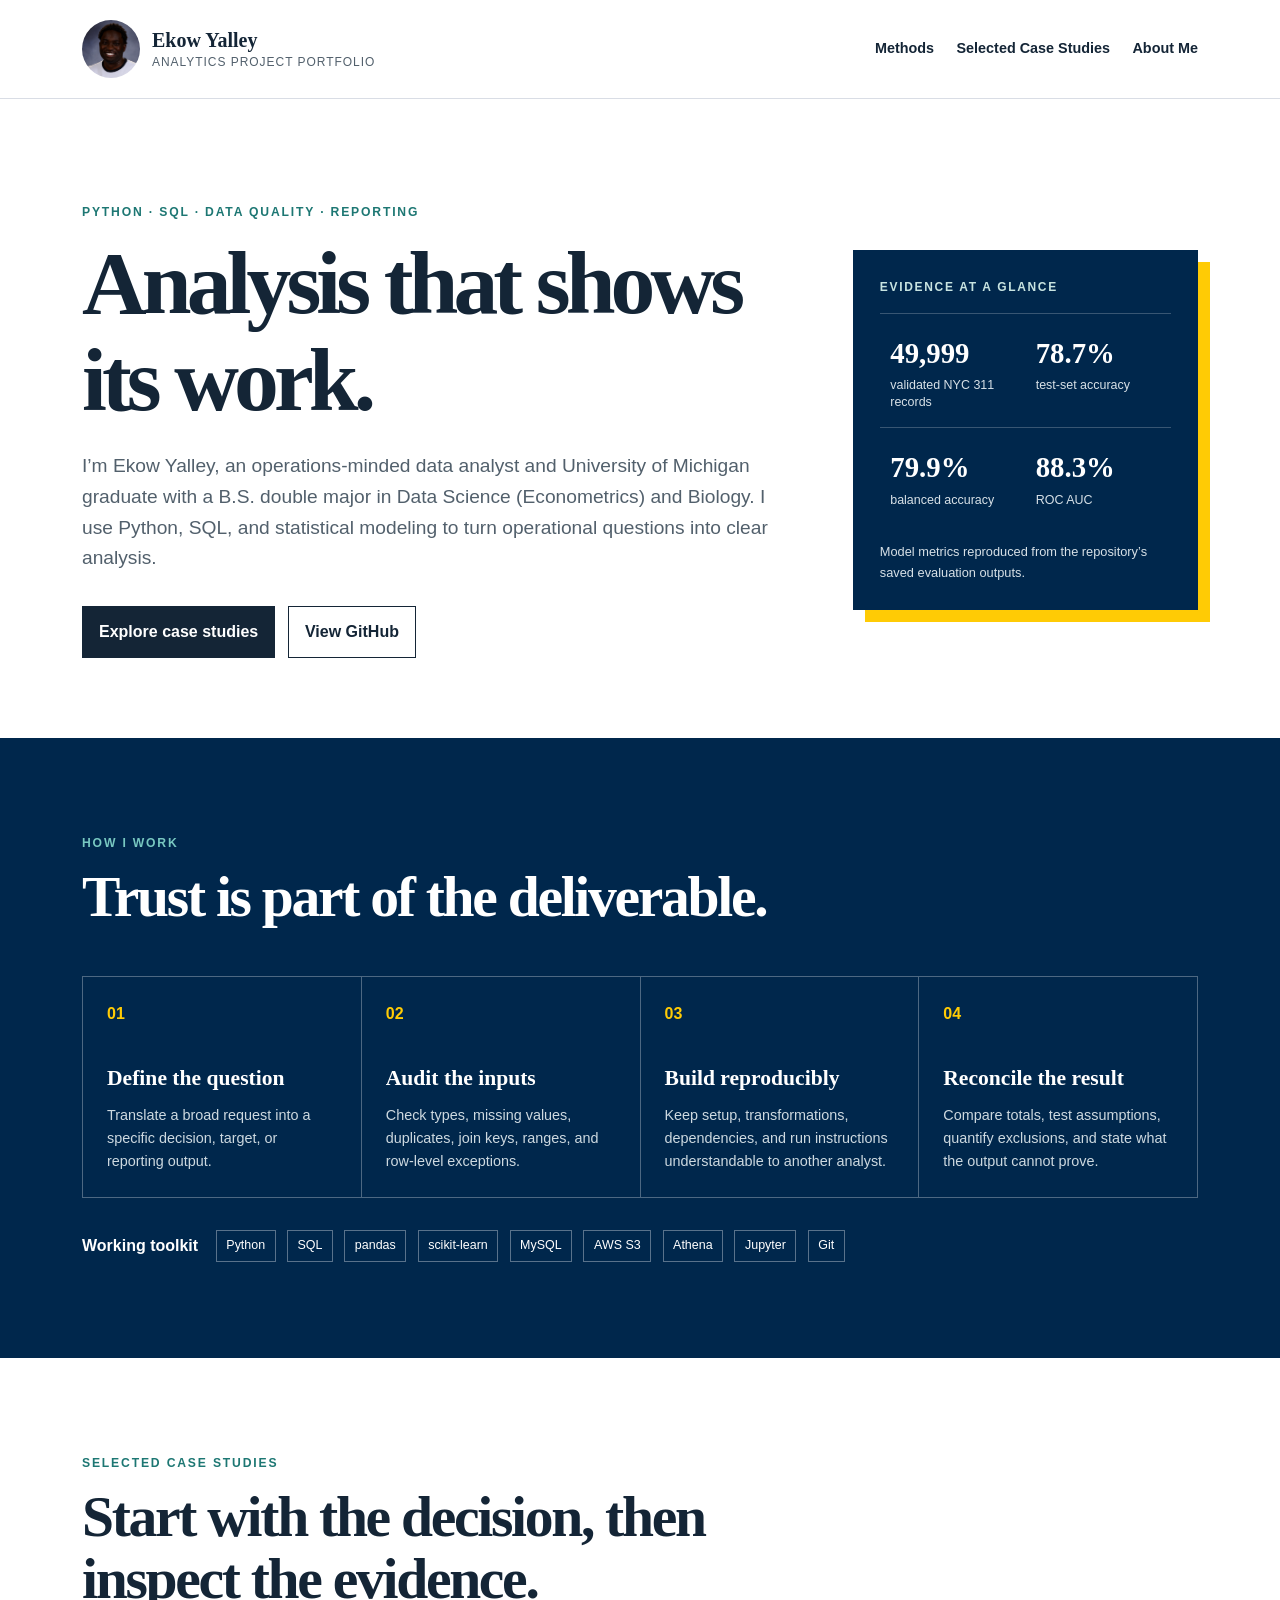
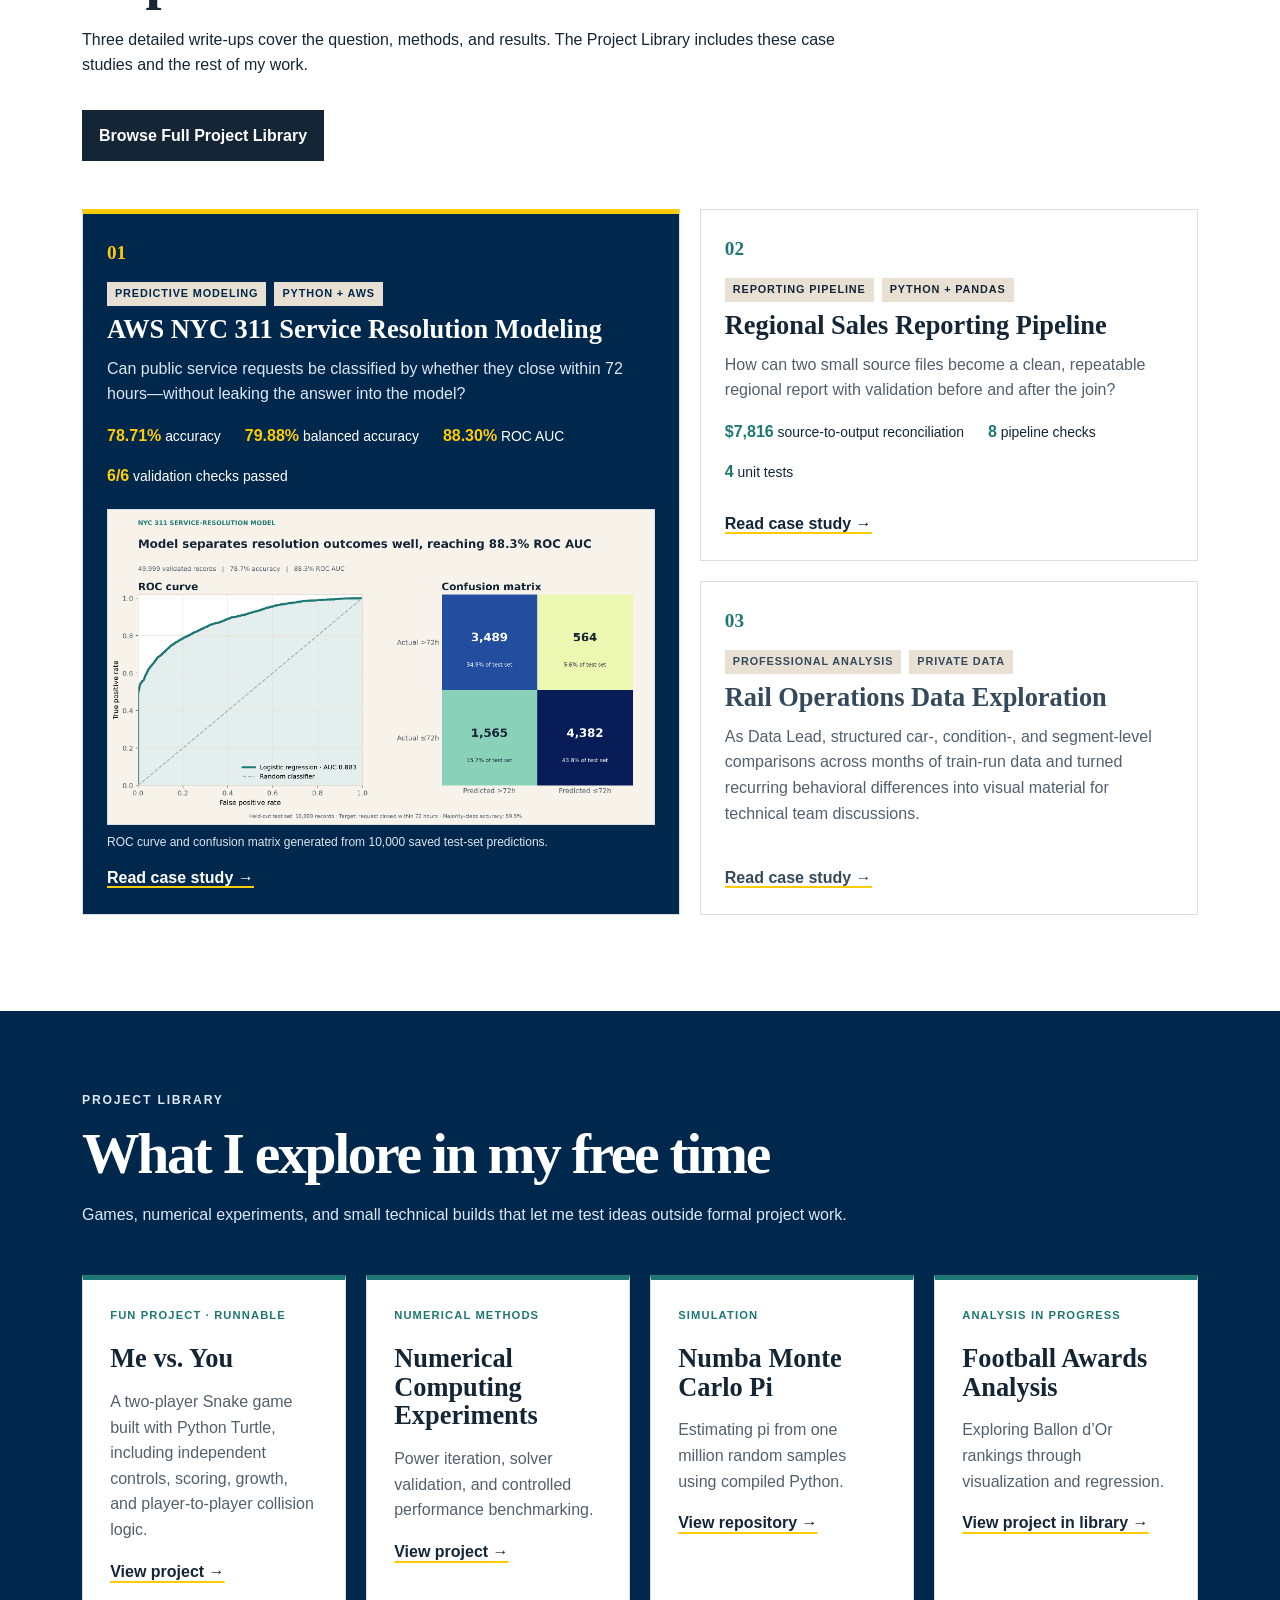
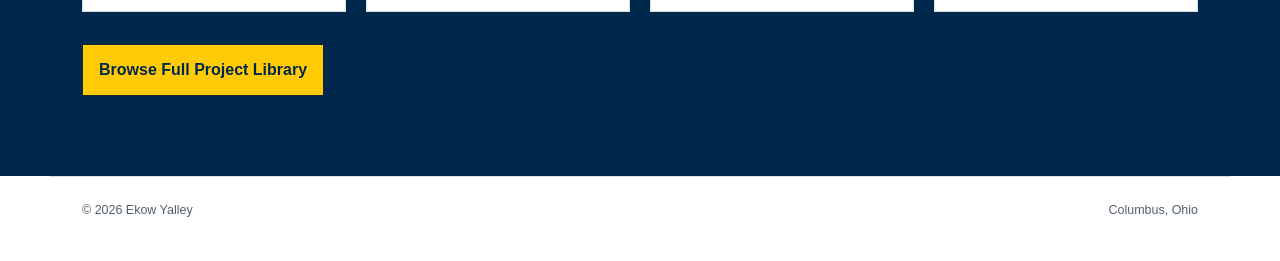
<file: index.html>
<!doctype html>
<html lang="en">
<head>
  <meta charset="utf-8">
  <meta name="viewport" content="width=device-width, initial-scale=1">
  <meta name="description" content="Ekow Yalley's analytics project portfolio: Python, SQL, data quality, validation, reporting, and reproducible analysis.">
  <title>Ekow Yalley | Analytics Project Portfolio</title>
  <link rel="stylesheet" href="portfolio.css?v=portfolio-bands-2">
</head>
<body class="portfolio-home">
  <a class="skip-link" href="#main">Skip to content</a>
  <header class="site-header">
    <a class="brand" href="index.html"><img src="IMG_4656.PNG" alt="" width="58"><span class="brand-copy"><strong>Ekow Yalley</strong><span>Analytics Project Portfolio</span></span></a>
    <nav aria-label="Primary navigation"><a href="/#methods">Methods</a><a href="index.html#projects">Selected Case Studies</a><a href="about.html">About Me</a></nav>
  </header>

  <main id="main">
    <section class="portfolio-hero">
      <div>
        <p class="eyebrow">Python · SQL · data quality · reporting</p>
        <h1>Analysis that shows its work.</h1>
        <p class="lede">I’m Ekow Yalley, an operations-minded data analyst and University of Michigan graduate with a B.S. double major in Data Science (Econometrics) and Biology. I use Python, SQL, and statistical modeling to turn operational questions into clear analysis.</p>
        <div class="actions">
          <a class="button primary" href="#projects">Explore case studies</a>
          <a class="button secondary" href="https://github.com/EkowYalley">View GitHub</a>
        </div>
      </div>
      <aside class="evidence-card" aria-label="Portfolio evidence summary">
        <p class="card-label">Evidence at a glance</p>
        <dl>
          <div><dt>49,999</dt><dd>validated NYC 311 records</dd></div>
          <div><dt>78.7%</dt><dd>test-set accuracy</dd></div>
          <div><dt>79.9%</dt><dd>balanced accuracy</dd></div>
          <div><dt>88.3%</dt><dd>ROC AUC</dd></div>
        </dl>
        <p>Model metrics reproduced from the repository’s saved evaluation outputs.</p>
      </aside>
    </section>

    <section class="section methods" id="methods">
      <div class="section-intro">
        <p class="eyebrow">How I work</p>
        <h2>Trust is part of the deliverable.</h2>
      </div>
      <div class="method-grid">
        <article><span>01</span><h3>Define the question</h3><p>Translate a broad request into a specific decision, target, or reporting output.</p></article>
        <article><span>02</span><h3>Audit the inputs</h3><p>Check types, missing values, duplicates, join keys, ranges, and row-level exceptions.</p></article>
        <article><span>03</span><h3>Build reproducibly</h3><p>Keep setup, transformations, dependencies, and run instructions understandable to another analyst.</p></article>
        <article><span>04</span><h3>Reconcile the result</h3><p>Compare totals, test assumptions, quantify exclusions, and state what the output cannot prove.</p></article>
      </div>
      <div class="tool-line"><strong>Working toolkit</strong><span>Python</span><span>SQL</span><span>pandas</span><span>scikit-learn</span><span>MySQL</span><span>AWS S3</span><span>Athena</span><span>Jupyter</span><span>Git</span></div>
    </section>

    <section class="section" id="projects">
      <div class="section-intro" id="case-studies">
        <p class="eyebrow">Selected case studies</p>
        <h2>Start with the decision, then inspect the evidence.</h2>
        <p>Three detailed write-ups cover the question, methods, and results. The Project Library includes these case studies and the rest of my work.</p>
        <div class="actions"><a class="button primary" href="projects.html">Browse Full Project Library</a></div>
      </div>

      <div class="case-list">
        <article class="case-row feature">
          <div class="case-number">01</div>
          <div class="case-main">
            <div class="case-meta"><span>Predictive modeling</span><span>Python + AWS</span></div>
            <h3>AWS NYC 311 Service Resolution Modeling</h3>
            <p>Can public service requests be classified by whether they close within 72 hours—without leaking the answer into the model?</p>
            <ul class="result-list">
              <li><strong>78.71%</strong> accuracy</li>
              <li><strong>79.88%</strong> balanced accuracy</li>
              <li><strong>88.30%</strong> ROC AUC</li>
              <li><strong>6/6</strong> validation checks passed</li>
            </ul>
            <figure class="case-visual"><img src="img/nyc311_model_diagnostics.png" alt="ROC curve and confusion matrix for the NYC 311 service-resolution model"><figcaption>ROC curve and confusion matrix generated from 10,000 saved test-set predictions.</figcaption></figure>
          </div>
          <div class="case-action"><a href="aws-nyc311.html">Read case study <span aria-hidden="true">→</span></a></div>
        </article>

        <article class="case-row">
          <div class="case-number">02</div>
          <div class="case-main">
            <div class="case-meta"><span>Reporting pipeline</span><span>Python + pandas</span></div>
            <h3>Regional Sales Reporting Pipeline</h3>
            <p>How can two small source files become a clean, repeatable regional report with validation before and after the join?</p>
            <ul class="result-list">
              <li><strong>$7,816</strong> source-to-output reconciliation</li>
              <li><strong>8</strong> pipeline checks</li>
              <li><strong>4</strong> unit tests</li>
            </ul>
          </div>
          <div class="case-action"><a href="sales-pipeline.html">Read case study <span aria-hidden="true">→</span></a></div>
        </article>

        <article class="case-row private">
          <div class="case-number">03</div>
          <div class="case-main">
            <div class="case-meta"><span>Professional analysis</span><span>Private data</span></div>
            <h3>Rail Operations Data Exploration</h3>
            <p>As Data Lead, structured car-, condition-, and segment-level comparisons across months of train-run data and turned recurring behavioral differences into visual material for technical team discussions.</p>
          </div>
          <div class="case-action"><a href="rail-operations.html">Read case study <span aria-hidden="true">→</span></a></div>
        </article>
      </div>
    </section>

    <section class="section library-preview" id="project-library">
      <div class="section-intro">
        <p class="eyebrow">Project library</p>
        <h2>What I explore in my free time</h2>
        <p>Games, numerical experiments, and small technical builds that let me test ideas outside formal project work.</p>
      </div>
      <div class="library-grid">
        <article><p class="status">Fun project · runnable</p><h3>Me vs. You</h3><p>A two-player Snake game built with Python Turtle, including independent controls, scoring, growth, and player-to-player collision logic.</p><a href="me-vs-you.html">View project →</a></article>
        <article><p class="status">Numerical methods</p><h3>Numerical Computing Experiments</h3><p>Power iteration, solver validation, and controlled performance benchmarking.</p><a href="numerical-computing.html">View project →</a></article>
        <article><p class="status">Simulation</p><h3>Numba Monte Carlo Pi</h3><p>Estimating pi from one million random samples using compiled Python.</p><a href="https://github.com/EkowYalley/Project_Numba">View repository →</a></article>
        <article><p class="status">Analysis in progress</p><h3>Football Awards Analysis</h3><p>Exploring Ballon d’Or rankings through visualization and regression.</p><a href="projects.html#in-flight">View project in library →</a></article>
      </div>
      <div class="actions"><a class="button primary" href="projects.html">Browse Full Project Library</a></div>
    </section>

  </main>

  <footer><span>© 2026 Ekow Yalley</span><span>Columbus, Ohio</span></footer>
</body>
</html>
</file>
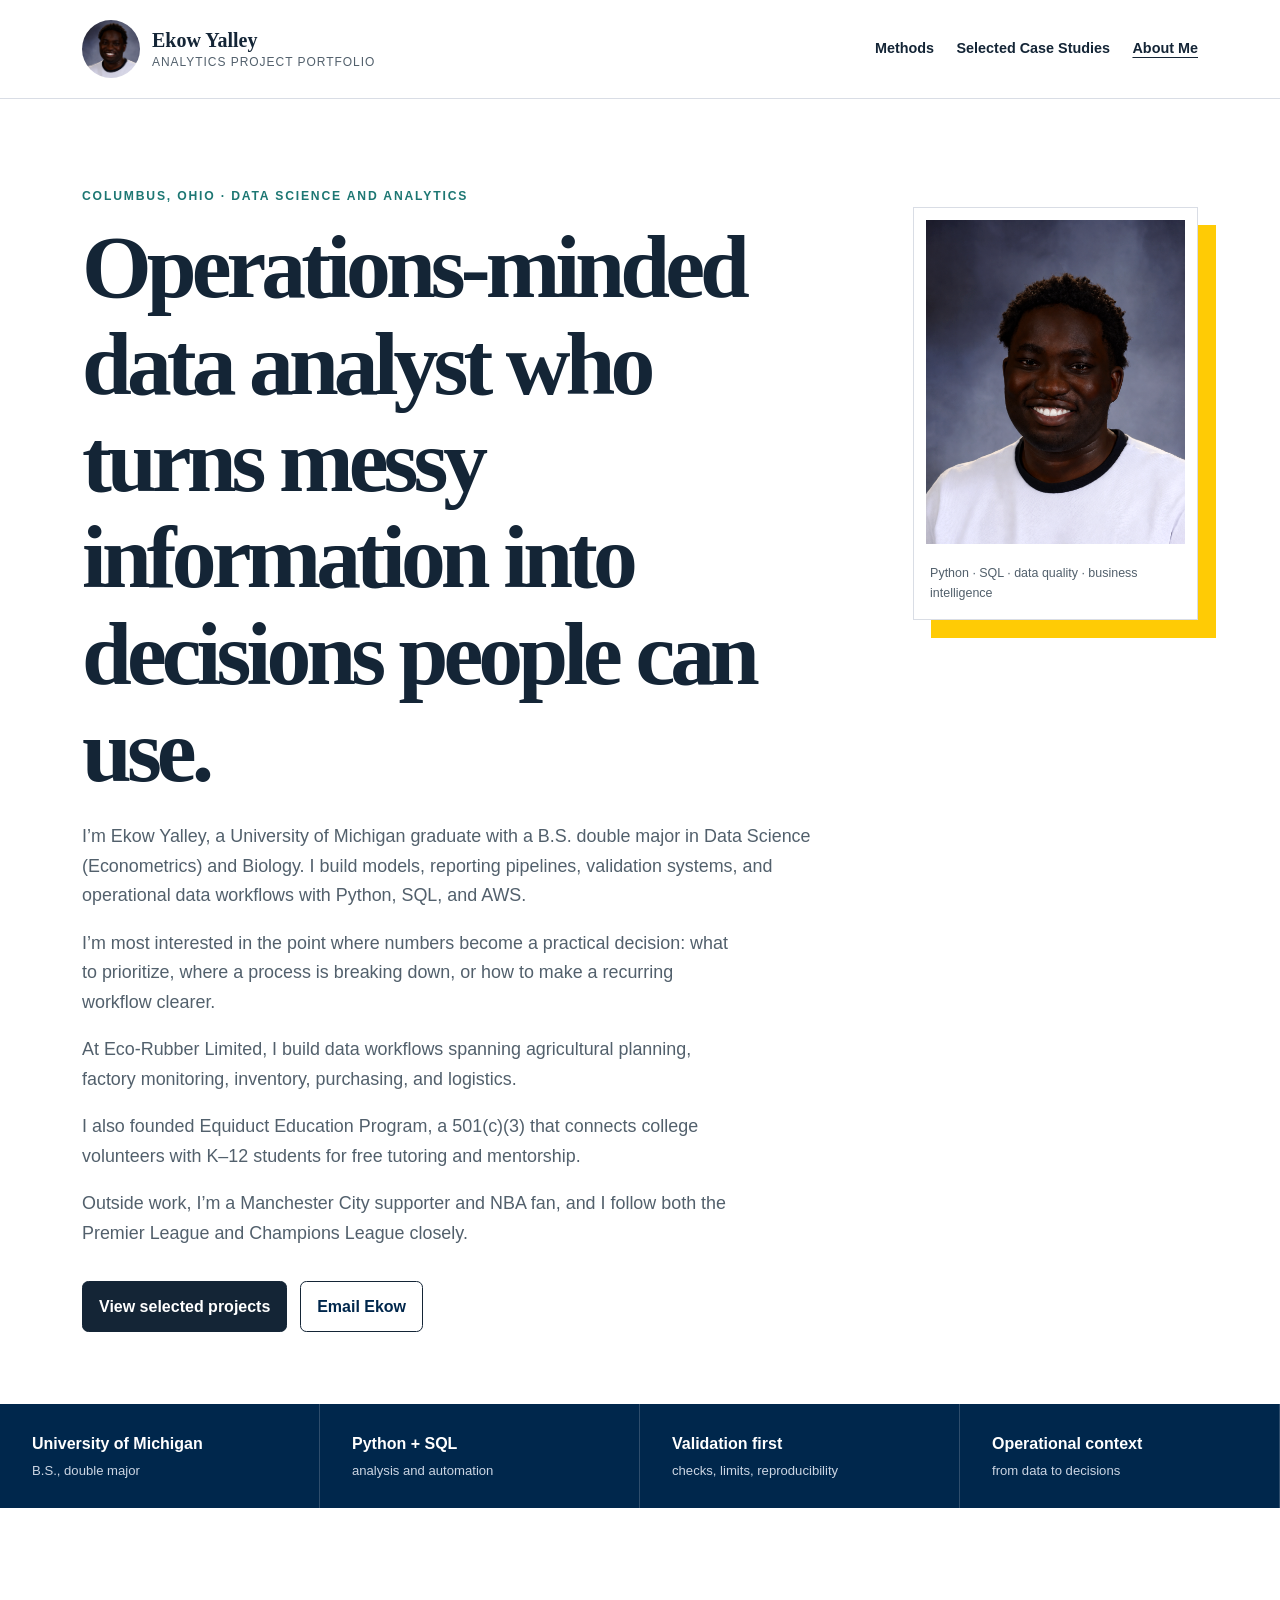
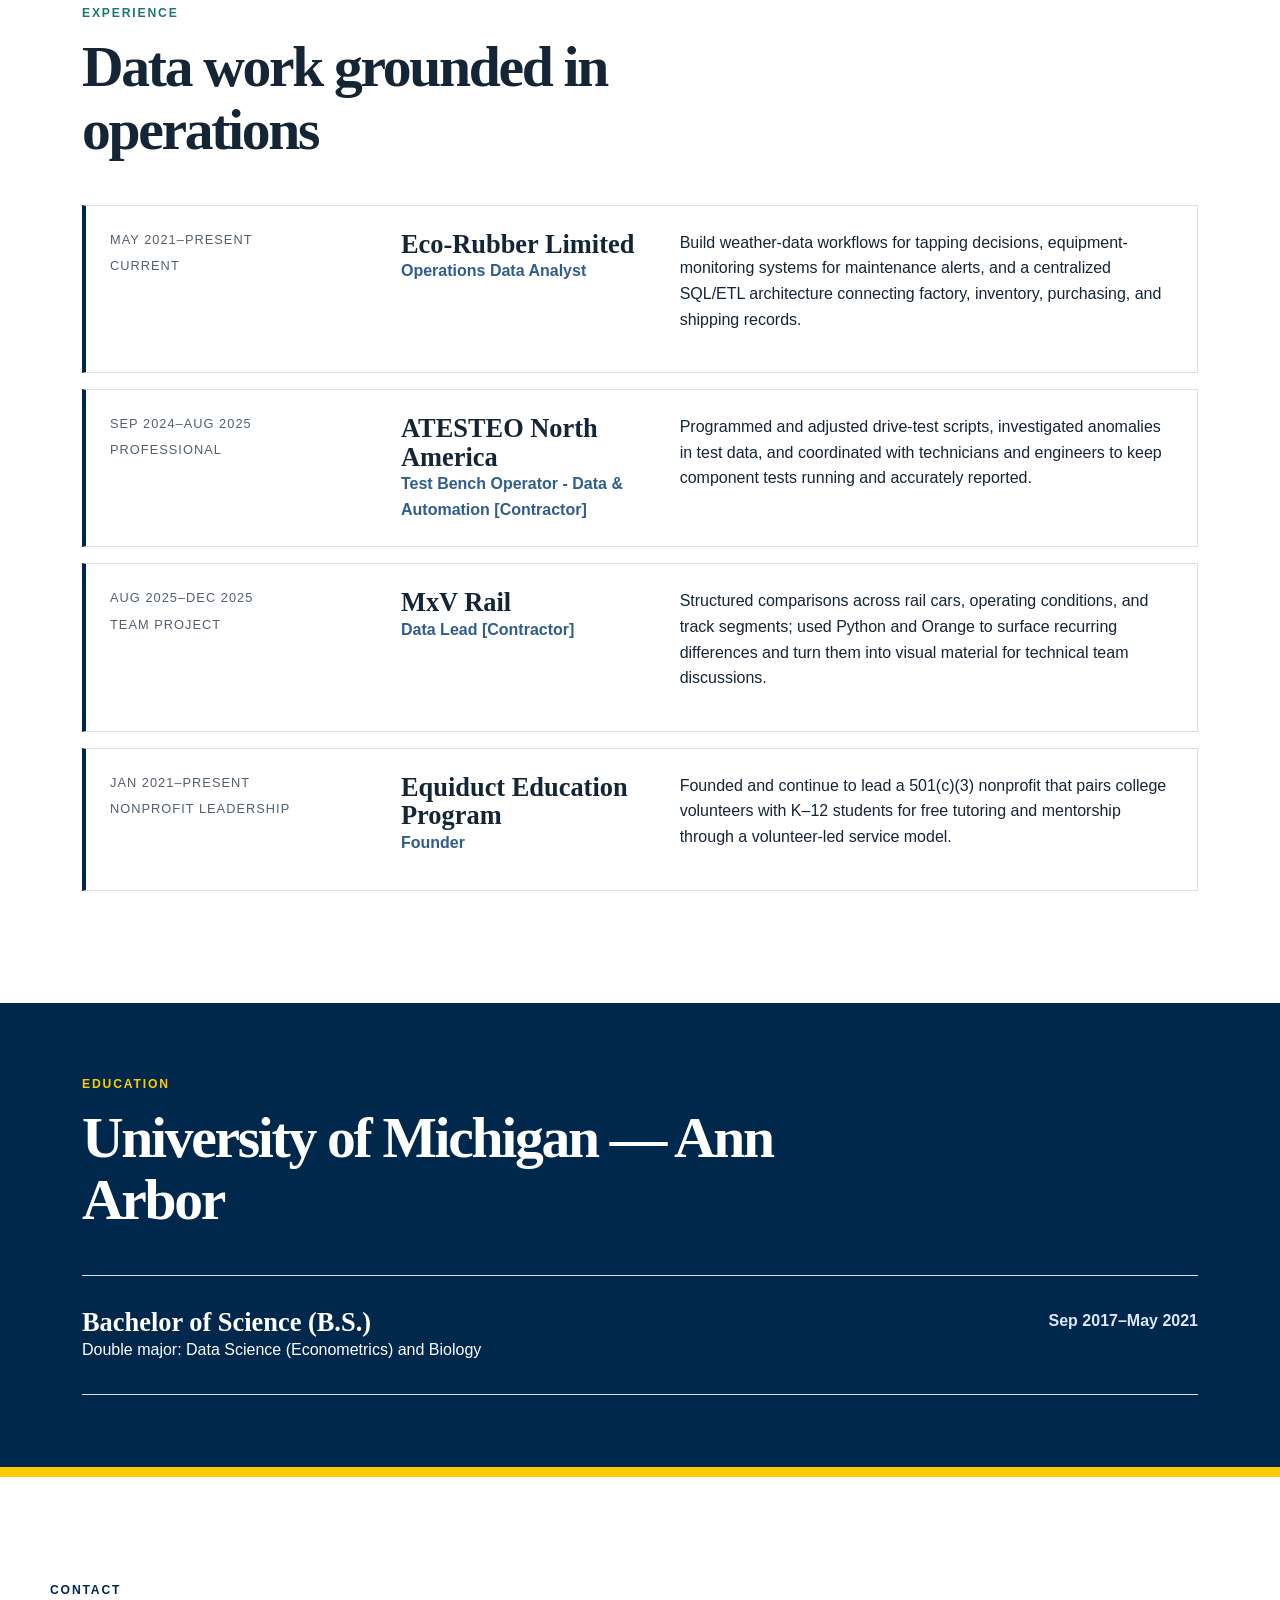
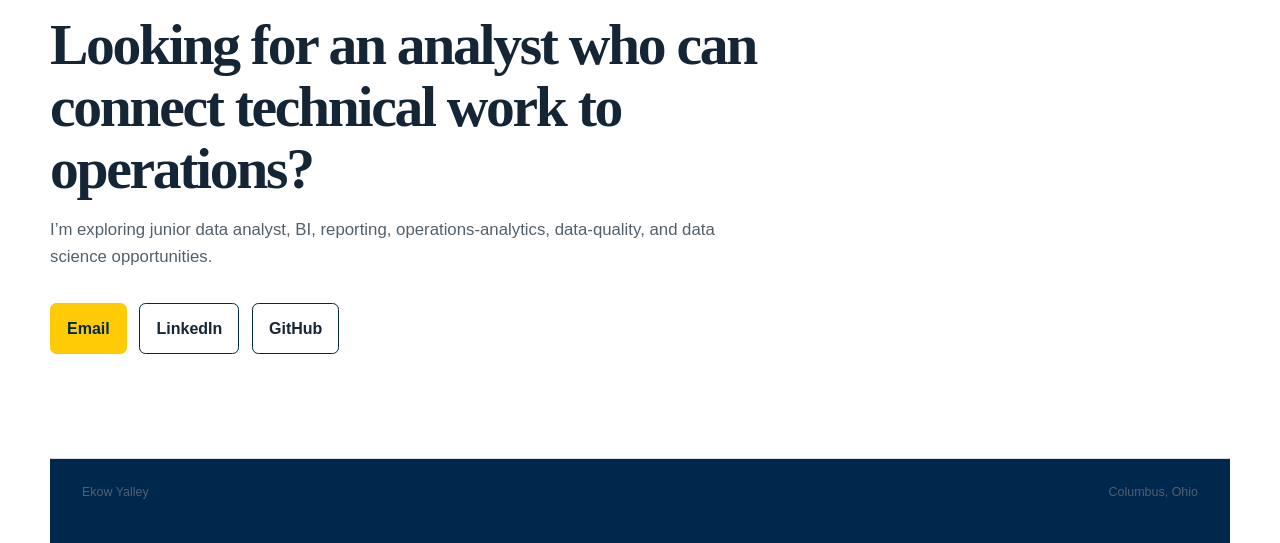
<file: about.html>
<!doctype html>
<html lang="en">
<head>
  <meta charset="utf-8">
  <meta name="viewport" content="width=device-width, initial-scale=1">
  <meta name="description" content="Ekow Yalley is a data analyst who builds practical models, reporting pipelines, and operational data systems with Python, SQL, and AWS.">
  <title>About Me | Ekow Yalley</title>
  <link rel="stylesheet" href="styles.css">
  <link rel="stylesheet" href="portfolio.css?v=portfolio-bands-2">
</head>
<body class="about-page">
  <a class="skip-link" href="#main">Skip to content</a>
  <header class="site-header">
    <a class="brand" href="index.html"><img src="IMG_4656.PNG" alt="" width="58"><span class="brand-copy"><strong>Ekow Yalley</strong><span>Analytics Project Portfolio</span></span></a>
    <nav aria-label="Primary navigation"><a href="/#methods">Methods</a><a href="index.html#projects">Selected Case Studies</a><a href="about.html" aria-current="page">About Me</a></nav>
  </header>

  <main id="main">
    <section class="hero" id="top">
      <div class="hero-copy" id="about">
        <p class="eyebrow">Columbus, Ohio · Data science and analytics</p>
        <h1>Operations-minded data analyst who turns messy information into decisions people can use.</h1>
        <p class="lede">I’m Ekow Yalley, a University of Michigan graduate with a B.S. double major in Data Science (Econometrics) and Biology. I build models, reporting pipelines, validation systems, and operational data workflows with Python, SQL, and AWS.</p>
        <div class="about-bio">
      <p>I’m most interested in the point where numbers become a practical decision: what to prioritize, where a process is breaking down, or how to make a recurring workflow clearer.</p>
      <p>At Eco-Rubber Limited, I build data workflows spanning agricultural planning, factory monitoring, inventory, purchasing, and logistics.</p>
      <p>I also founded Equiduct Education Program, a 501(c)(3) that connects college volunteers with K–12 students for free tutoring and mentorship.</p>
      <p>Outside work, I’m a Manchester City supporter and NBA fan, and I follow both the Premier League and Champions League closely.</p>
        </div>
        <div class="actions">
          <a class="button primary" href="index.html#projects">View selected projects</a>
          <a class="button secondary" href="mailto:ekowny@gmail.com">Email Ekow</a>
        </div>
      </div>
      <figure class="portrait-card">
        <img src="IMG_4656.PNG" alt="Portrait of Ekow Yalley">
        <figcaption>Python · SQL · data quality · business intelligence</figcaption>
      </figure>
    </section>

    <section class="proof-strip" aria-label="Core strengths">
      <div><strong>University of Michigan</strong><span>B.S., double major</span></div>
      <div><strong>Python + SQL</strong><span>analysis and automation</span></div>
      <div><strong>Validation first</strong><span>checks, limits, reproducibility</span></div>
      <div><strong>Operational context</strong><span>from data to decisions</span></div>
    </section>

    <section class="section" id="experience">
      <div class="section-heading">
        <p class="eyebrow">Experience</p>
        <h2>Data work grounded in operations</h2>
      </div>
      <div class="timeline">
        <article>
          <div class="timeline-meta"><span>May 2021–Present</span><span>Current</span></div>
          <div><h3>Eco-Rubber Limited</h3><p class="role">Operations Data Analyst</p></div>
          <div><p>Build weather-data workflows for tapping decisions, equipment-monitoring systems for maintenance alerts, and a centralized SQL/ETL architecture connecting factory, inventory, purchasing, and shipping records.</p></div>
        </article>
        <article>
          <div class="timeline-meta"><span>Sep 2024–Aug 2025</span><span>Professional</span></div>
          <div><h3>ATESTEO North America</h3><p class="role">Test Bench Operator - Data &amp; Automation [Contractor]</p></div>
          <p>Programmed and adjusted drive-test scripts, investigated anomalies in test data, and coordinated with technicians and engineers to keep component tests running and accurately reported.</p>
        </article>
        <article>
          <div class="timeline-meta"><span>Aug 2025–Dec 2025</span><span>Team project</span></div>
          <div><h3>MxV Rail</h3><p class="role">Data Lead [Contractor]</p></div>
          <p>Structured comparisons across rail cars, operating conditions, and track segments; used Python and Orange to surface recurring differences and turn them into visual material for technical team discussions.</p>
        </article>
        <article>
          <div class="timeline-meta"><span>Jan 2021–Present</span><span>Nonprofit leadership</span></div>
          <div><h3>Equiduct Education Program</h3><p class="role">Founder</p></div>
          <p>Founded and continue to lead a 501(c)(3) nonprofit that pairs college volunteers with K–12 students for free tutoring and mentorship through a volunteer-led service model.</p>
        </article>
      </div>
    </section>

    <section class="section education" id="education">
      <div class="section-heading"><p class="eyebrow">Education</p><h2>University of Michigan — Ann Arbor</h2></div>
      <div class="education-card">
        <div><h3>Bachelor of Science (B.S.)</h3><p>Double major: Data Science (Econometrics) and Biology</p></div>
        <div class="education-meta"><span>Sep 2017–May 2021</span></div>
      </div>
    </section>

    <section class="contact" id="contact">
      <p class="eyebrow">Contact</p>
      <h2>Looking for an analyst who can connect technical work to operations?</h2>
      <p>I’m exploring junior data analyst, BI, reporting, operations-analytics, data-quality, and data science opportunities.</p>
      <div class="actions"><a class="button primary" href="mailto:ekowny@gmail.com">Email</a><a class="button secondary light" href="https://www.linkedin.com/in/ekow-yalley-29869a260/" target="_blank" rel="noopener">LinkedIn</a><a class="button secondary light" href="https://github.com/EkowYalley" target="_blank" rel="noopener">GitHub</a></div>
    </section>
  </main>

  <footer><span>Ekow Yalley</span><span>Columbus, Ohio</span></footer>
</body>
</html>
</file>
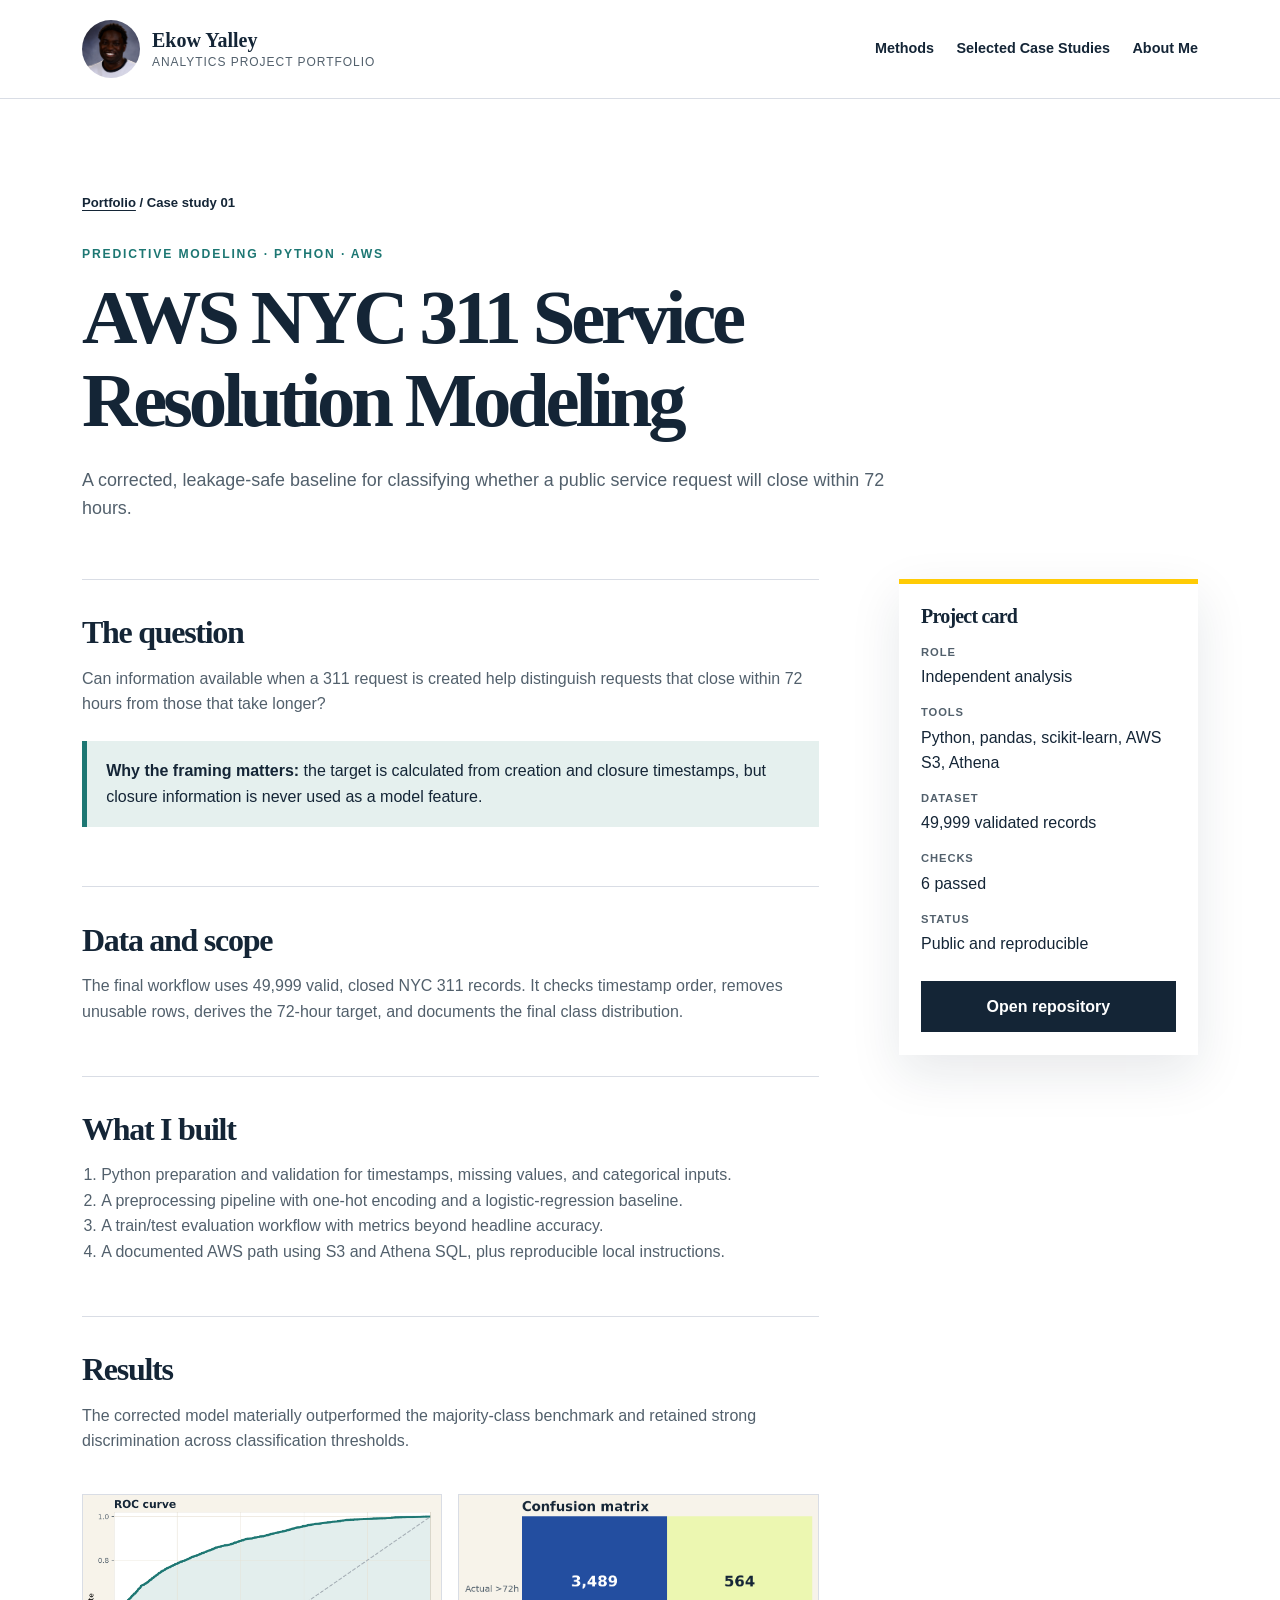
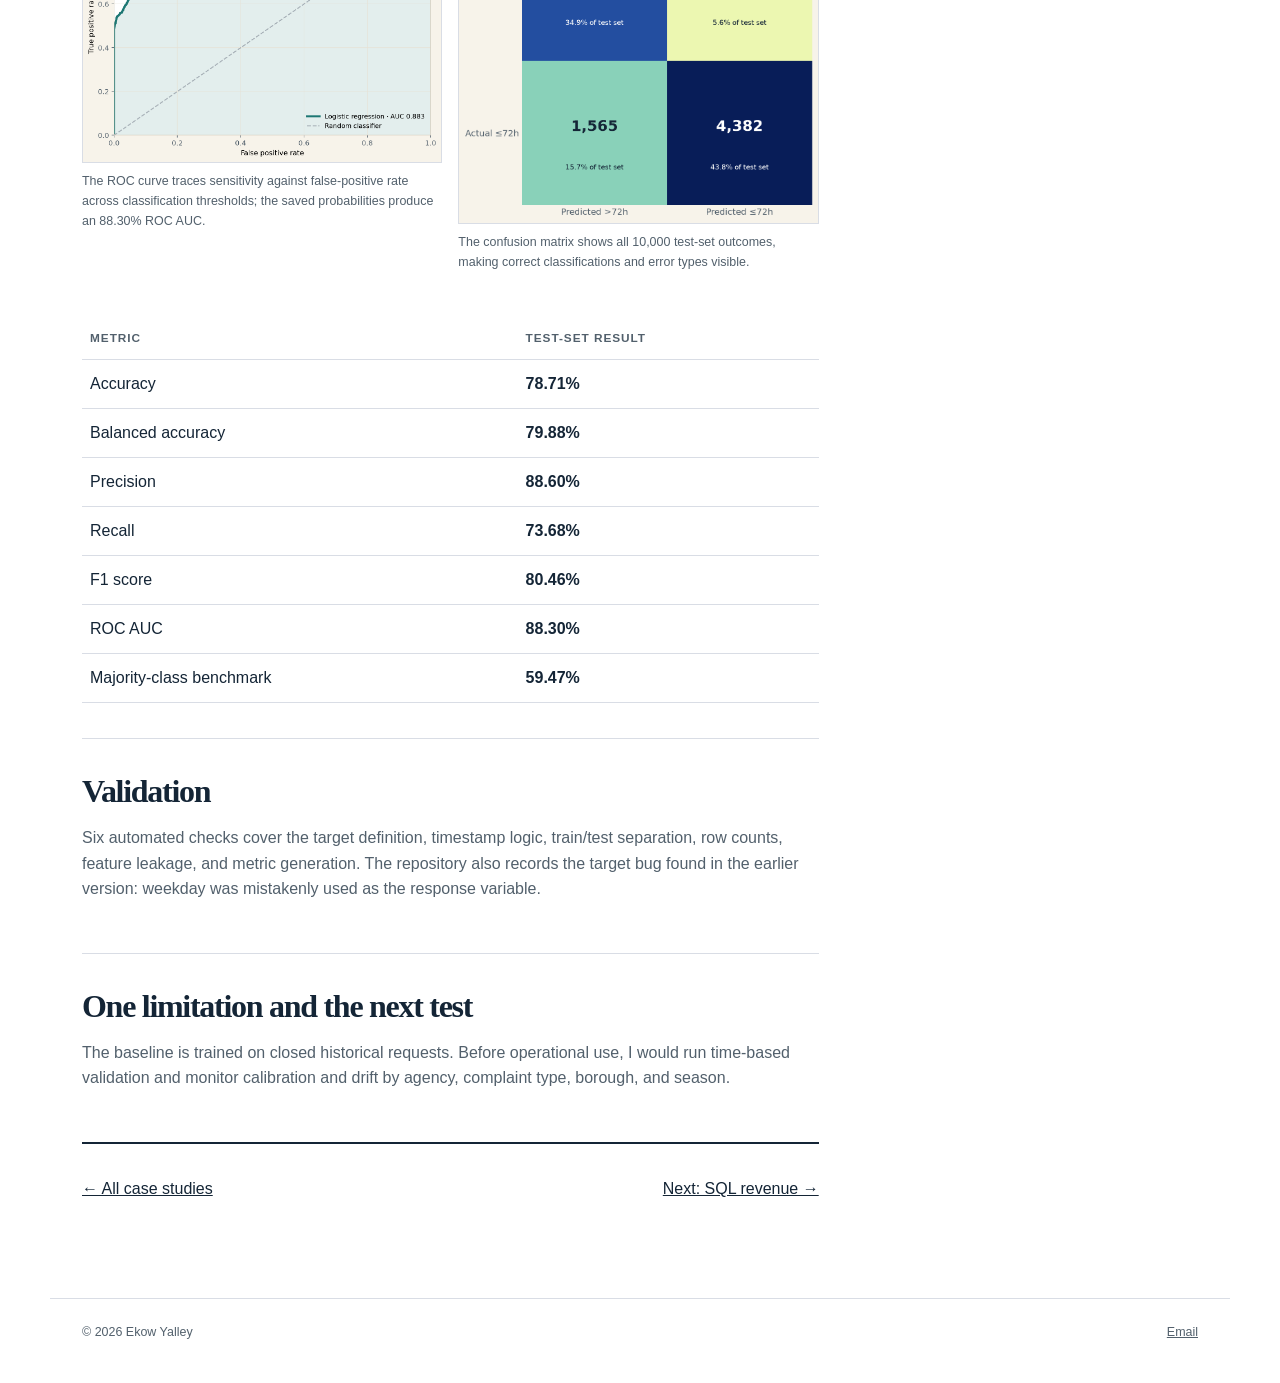
<file: aws-nyc311.html>
<!doctype html>
<html lang="en"><head><meta charset="utf-8"><meta name="viewport" content="width=device-width, initial-scale=1"><meta name="description" content="Case study: leakage-safe NYC 311 service-resolution modeling in Python and AWS."><title>NYC 311 Resolution Modeling | Ekow Yalley</title><link rel="stylesheet" href="portfolio.css?v=portfolio-bands-2"></head>
<body><a class="skip-link" href="#main">Skip to content</a><header class="site-header"><a class="brand" href="index.html"><img src="IMG_4656.PNG" alt="" width="58"><span class="brand-copy"><strong>Ekow Yalley</strong><span>Analytics Project Portfolio</span></span></a><nav aria-label="Primary navigation"><a href="/#methods">Methods</a><a href="index.html#projects">Selected Case Studies</a><a href="about.html">About Me</a></nav></header>
<main id="main">
  <section class="study-hero"><p class="breadcrumb"><a href="index.html">Portfolio</a> / Case study 01</p><p class="eyebrow">Predictive modeling · Python · AWS</p><h1>AWS NYC 311 Service Resolution Modeling</h1><p class="lede">A corrected, leakage-safe baseline for classifying whether a public service request will close within 72 hours.</p></section>
  <div class="study-layout"><article class="study-body">
    <section><h2>The question</h2><p>Can information available when a 311 request is created help distinguish requests that close within 72 hours from those that take longer?</p><div class="callout"><strong>Why the framing matters:</strong> the target is calculated from creation and closure timestamps, but closure information is never used as a model feature.</div></section>
    <section><h2>Data and scope</h2><p>The final workflow uses 49,999 valid, closed NYC 311 records. It checks timestamp order, removes unusable rows, derives the 72-hour target, and documents the final class distribution.</p></section>
    <section><h2>What I built</h2><ol><li>Python preparation and validation for timestamps, missing values, and categorical inputs.</li><li>A preprocessing pipeline with one-hot encoding and a logistic-regression baseline.</li><li>A train/test evaluation workflow with metrics beyond headline accuracy.</li><li>A documented AWS path using S3 and Athena SQL, plus reproducible local instructions.</li></ol></section>
    <section><h2>Results</h2><p>The corrected model materially outperformed the majority-class benchmark and retained strong discrimination across classification thresholds.</p><div class="diagnostic-pair"><figure class="diagnostic-visual"><img src="img/roc_curve.png" alt="ROC curve for the NYC 311 service-resolution model"><figcaption>The ROC curve traces sensitivity against false-positive rate across classification thresholds; the saved probabilities produce an 88.30% ROC AUC.</figcaption></figure><figure class="diagnostic-visual"><img src="img/confusion_matrix.png" alt="Confusion matrix for the NYC 311 service-resolution model"><figcaption>The confusion matrix shows all 10,000 test-set outcomes, making correct classifications and error types visible.</figcaption></figure></div><table class="metric-table"><thead><tr><th>Metric</th><th>Test-set result</th></tr></thead><tbody><tr><td>Accuracy</td><td>78.71%</td></tr><tr><td>Balanced accuracy</td><td>79.88%</td></tr><tr><td>Precision</td><td>88.60%</td></tr><tr><td>Recall</td><td>73.68%</td></tr><tr><td>F1 score</td><td>80.46%</td></tr><tr><td>ROC AUC</td><td>88.30%</td></tr><tr><td>Majority-class benchmark</td><td>59.47%</td></tr></tbody></table></section>
    <section><h2>Validation</h2><p>Six automated checks cover the target definition, timestamp logic, train/test separation, row counts, feature leakage, and metric generation. The repository also records the target bug found in the earlier version: weekday was mistakenly used as the response variable.</p></section>
    <section><h2>One limitation and the next test</h2><p>The baseline is trained on closed historical requests. Before operational use, I would run time-based validation and monitor calibration and drift by agency, complaint type, borough, and season.</p></section>
    <div class="next-study"><a href="index.html#case-studies">← All case studies</a><a href="sql-revenue.html">Next: SQL revenue →</a></div>
  </article><aside class="study-aside"><h2>Project card</h2><dl><dt>Role</dt><dd>Independent analysis</dd><dt>Tools</dt><dd>Python, pandas, scikit-learn, AWS S3, Athena</dd><dt>Dataset</dt><dd>49,999 validated records</dd><dt>Checks</dt><dd>6 passed</dd><dt>Status</dt><dd>Public and reproducible</dd></dl><a class="button primary" href="https://github.com/EkowYalley/AWS-NYC311-Resolution-Modeling">Open repository</a></aside></div>
</main><footer><span>© 2026 Ekow Yalley</span><a href="mailto:ekowny@gmail.com">Email</a></footer></body></html>
</file>
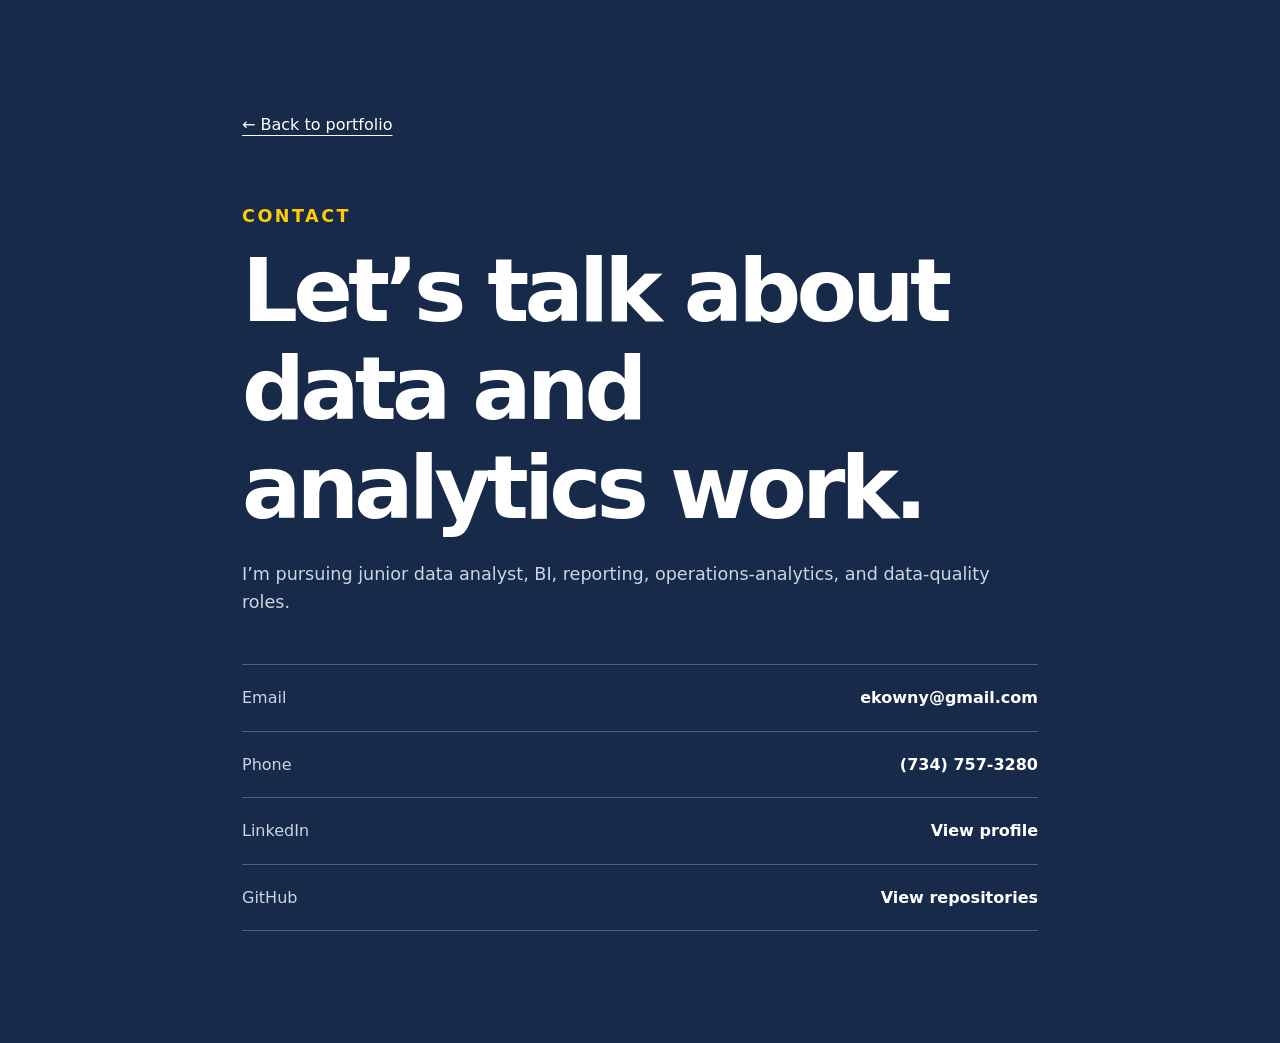
<file: contact.html>
<!doctype html>
<html lang="en">
<head>
  <meta charset="utf-8">
  <meta name="viewport" content="width=device-width, initial-scale=1">
  <meta name="description" content="Contact Ekow Yalley about data science, analytics, reporting, and data-quality opportunities.">
  <title>Contact | Ekow Yalley</title>
  <link rel="stylesheet" href="styles.css">
</head>
<body class="contact-page">
  <main class="contact-shell">
    <a class="back-link" href="index.html">← Back to portfolio</a>
    <p class="eyebrow">Contact</p>
    <h1>Let’s talk about data and analytics work.</h1>
    <p>I’m pursuing junior data analyst, BI, reporting, operations-analytics, and data-quality roles.</p>
    <div class="contact-links">
      <a href="mailto:ekowny@gmail.com"><span>Email</span><strong>ekowny@gmail.com</strong></a>
      <a href="tel:+17347573280"><span>Phone</span><strong>(734) 757-3280</strong></a>
      <a href="https://www.linkedin.com/in/ekow-yalley-29869a260/" target="_blank" rel="noopener"><span>LinkedIn</span><strong>View profile</strong></a>
      <a href="https://github.com/EkowYalley" target="_blank" rel="noopener"><span>GitHub</span><strong>View repositories</strong></a>
    </div>
  </main>
</body>
</html>
</file>
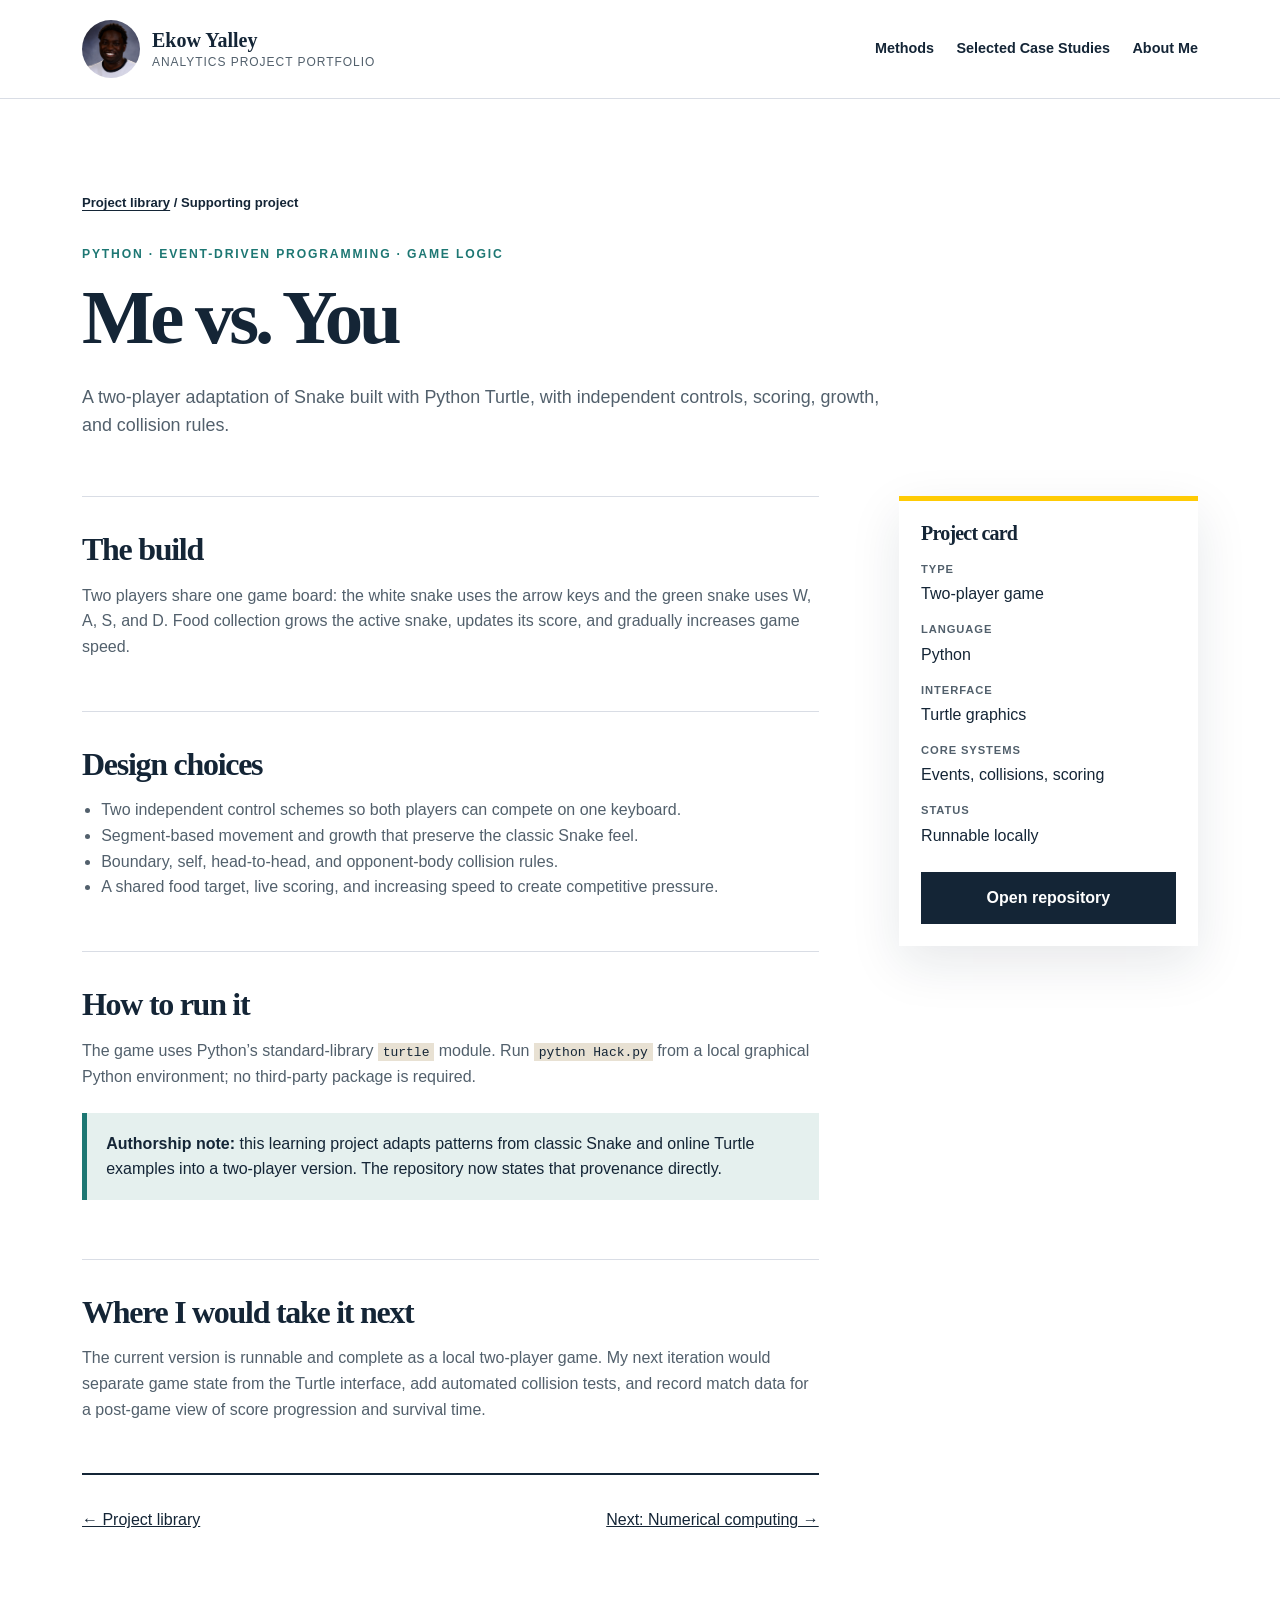
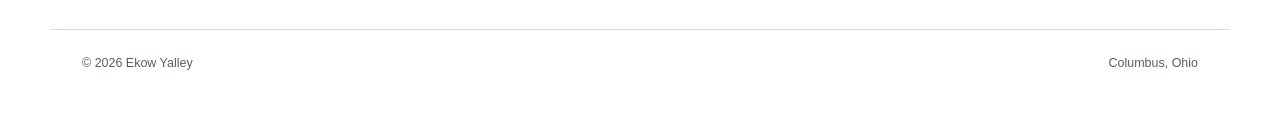
<file: me-vs-you.html>
<!doctype html>
<html lang="en"><head><meta charset="utf-8"><meta name="viewport" content="width=device-width, initial-scale=1"><meta name="description" content="Supporting project: Me vs. You, a two-player Snake game built with Python Turtle."><title>Me vs. You | Ekow Yalley</title><link rel="stylesheet" href="portfolio.css?v=portfolio-bands-2"></head>
<body><a class="skip-link" href="#main">Skip to content</a><header class="site-header"><a class="brand" href="index.html"><img src="IMG_4656.PNG" alt="" width="58"><span class="brand-copy"><strong>Ekow Yalley</strong><span>Analytics Project Portfolio</span></span></a><nav aria-label="Primary navigation"><a href="/#methods">Methods</a><a href="index.html#projects">Selected Case Studies</a><a href="about.html">About Me</a></nav></header>
<main id="main"><section class="study-hero"><p class="breadcrumb"><a href="projects.html">Project library</a> / Supporting project</p><p class="eyebrow">Python · Event-driven programming · Game logic</p><h1>Me vs. You</h1><p class="lede">A two-player adaptation of Snake built with Python Turtle, with independent controls, scoring, growth, and collision rules.</p></section>
<div class="study-layout"><article class="study-body">
  <section><h2>The build</h2><p>Two players share one game board: the white snake uses the arrow keys and the green snake uses W, A, S, and D. Food collection grows the active snake, updates its score, and gradually increases game speed.</p></section>
  <section><h2>Design choices</h2><ul><li>Two independent control schemes so both players can compete on one keyboard.</li><li>Segment-based movement and growth that preserve the classic Snake feel.</li><li>Boundary, self, head-to-head, and opponent-body collision rules.</li><li>A shared food target, live scoring, and increasing speed to create competitive pressure.</li></ul></section>
  <section><h2>How to run it</h2><p>The game uses Python’s standard-library <code>turtle</code> module. Run <code>python Hack.py</code> from a local graphical Python environment; no third-party package is required.</p><div class="callout"><strong>Authorship note:</strong> this learning project adapts patterns from classic Snake and online Turtle examples into a two-player version. The repository now states that provenance directly.</div></section>
  <section><h2>Where I would take it next</h2><p>The current version is runnable and complete as a local two-player game. My next iteration would separate game state from the Turtle interface, add automated collision tests, and record match data for a post-game view of score progression and survival time.</p></section>
  <div class="next-study"><a href="projects.html">← Project library</a><a href="numerical-computing.html">Next: Numerical computing →</a></div>
</article><aside class="study-aside"><h2>Project card</h2><dl><dt>Type</dt><dd>Two-player game</dd><dt>Language</dt><dd>Python</dd><dt>Interface</dt><dd>Turtle graphics</dd><dt>Core systems</dt><dd>Events, collisions, scoring</dd><dt>Status</dt><dd>Runnable locally</dd></dl><a class="button primary" href="https://github.com/EkowYalley/Me-vs-You">Open repository</a></aside></div>
</main><footer><span>© 2026 Ekow Yalley</span><span>Columbus, Ohio</span></footer></body></html>
</file>
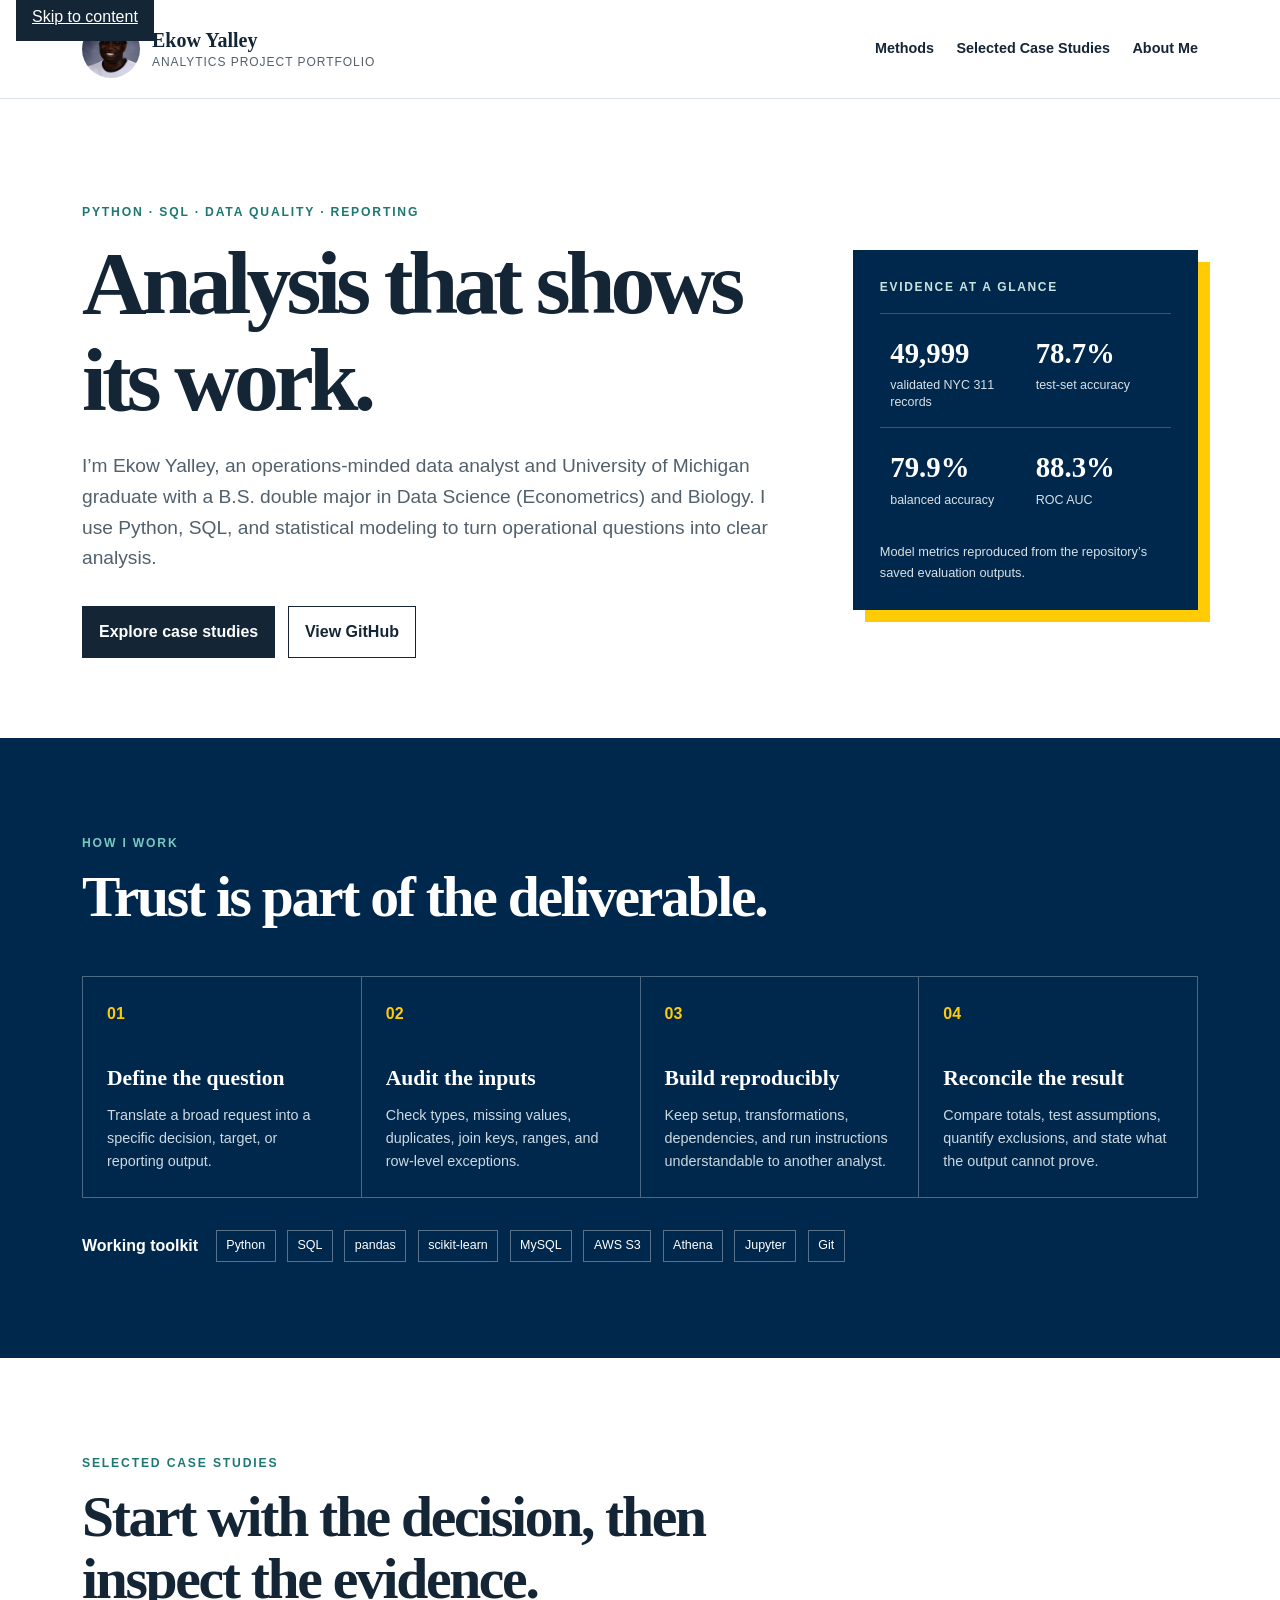
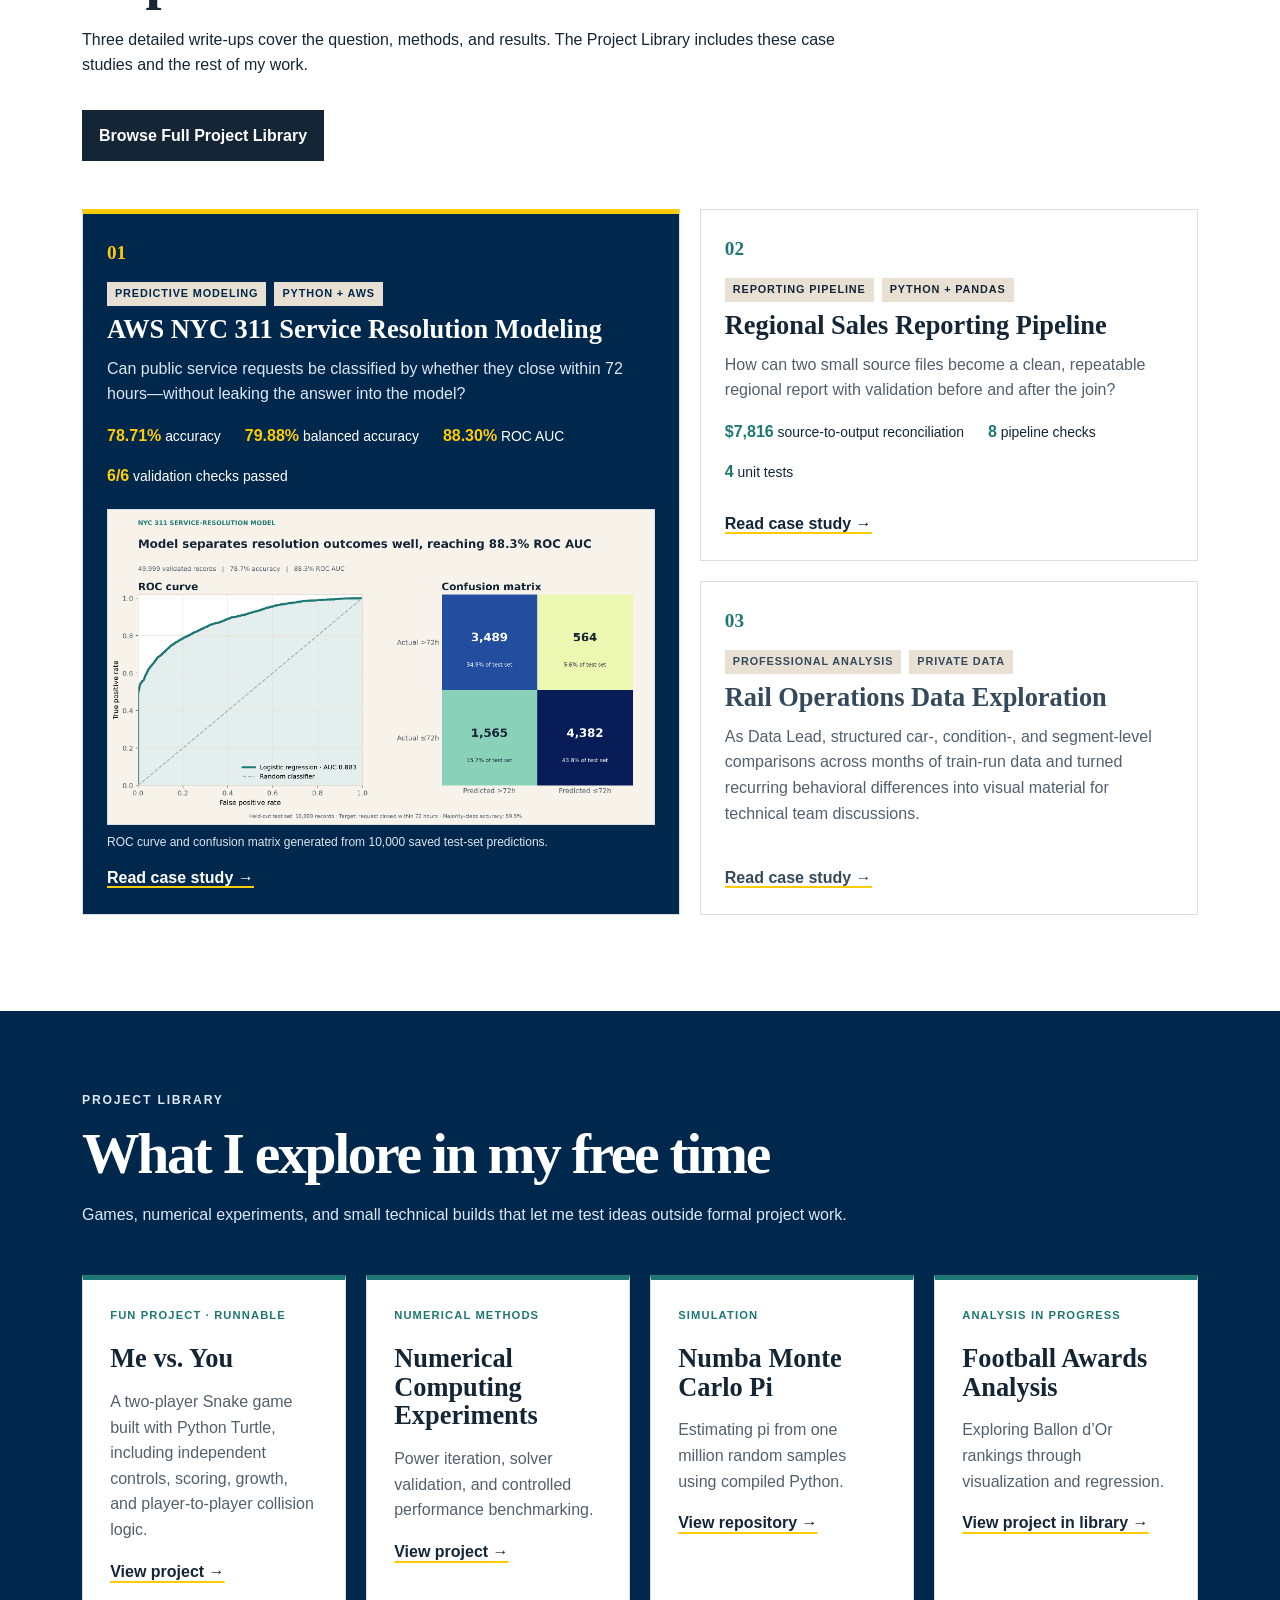
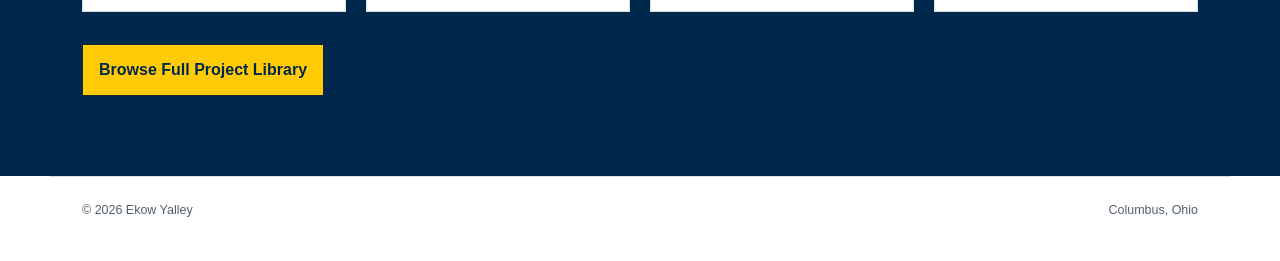
<file: methods.html>
<!doctype html>
<html lang="en">
<head>
  <meta charset="utf-8">
  <meta name="viewport" content="width=device-width, initial-scale=1">
  <meta name="description" content="Ekow Yalley's analytics project portfolio: Python, SQL, data quality, validation, reporting, and reproducible analysis.">
  <title>Methods | Ekow Yalley</title>
  <link rel="canonical" href="https://ekowyalley.com/#methods">
  <meta http-equiv="refresh" content="0; url=/#methods">
  <link rel="stylesheet" href="portfolio.css?v=portfolio-bands-2">
</head>
<body class="methods-page">
  <a class="skip-link" href="#main">Skip to content</a>
  <header class="site-header">
    <a class="brand" href="index.html"><img src="IMG_4656.PNG" alt="" width="58"><span class="brand-copy"><strong>Ekow Yalley</strong><span>Analytics Project Portfolio</span></span></a>
    <nav aria-label="Primary navigation"><a href="/#methods">Methods</a><a href="index.html#projects">Selected Case Studies</a><a href="about.html">About Me</a></nav>
  </header>

  <main id="main">
    <section class="section methods" id="methods">
      <div class="section-intro">
        <p class="eyebrow">How I work</p>
        <h1>Trust is part of the deliverable.</h1>
      </div>
      <div class="method-grid">
        <article><span>01</span><h3>Define the question</h3><p>Translate a broad request into a specific decision, target, or reporting output.</p></article>
        <article><span>02</span><h3>Audit the inputs</h3><p>Check types, missing values, duplicates, join keys, ranges, and row-level exceptions.</p></article>
        <article><span>03</span><h3>Build reproducibly</h3><p>Keep setup, transformations, dependencies, and run instructions understandable to another analyst.</p></article>
        <article><span>04</span><h3>Reconcile the result</h3><p>Compare totals, test assumptions, quantify exclusions, and state what the output cannot prove.</p></article>
      </div>
      <div class="tool-line"><strong>Working toolkit</strong><span>Python</span><span>SQL</span><span>pandas</span><span>scikit-learn</span><span>MySQL</span><span>AWS S3</span><span>Athena</span><span>Jupyter</span><span>Git</span></div>
    </section>
    <div class="section"><a class="button primary" href="index.html#projects">View Selected Case Studies</a></div>
  </main>

  <footer><span>© 2026 Ekow Yalley</span><span>Columbus, Ohio</span></footer>
</body>
</html>
</file>
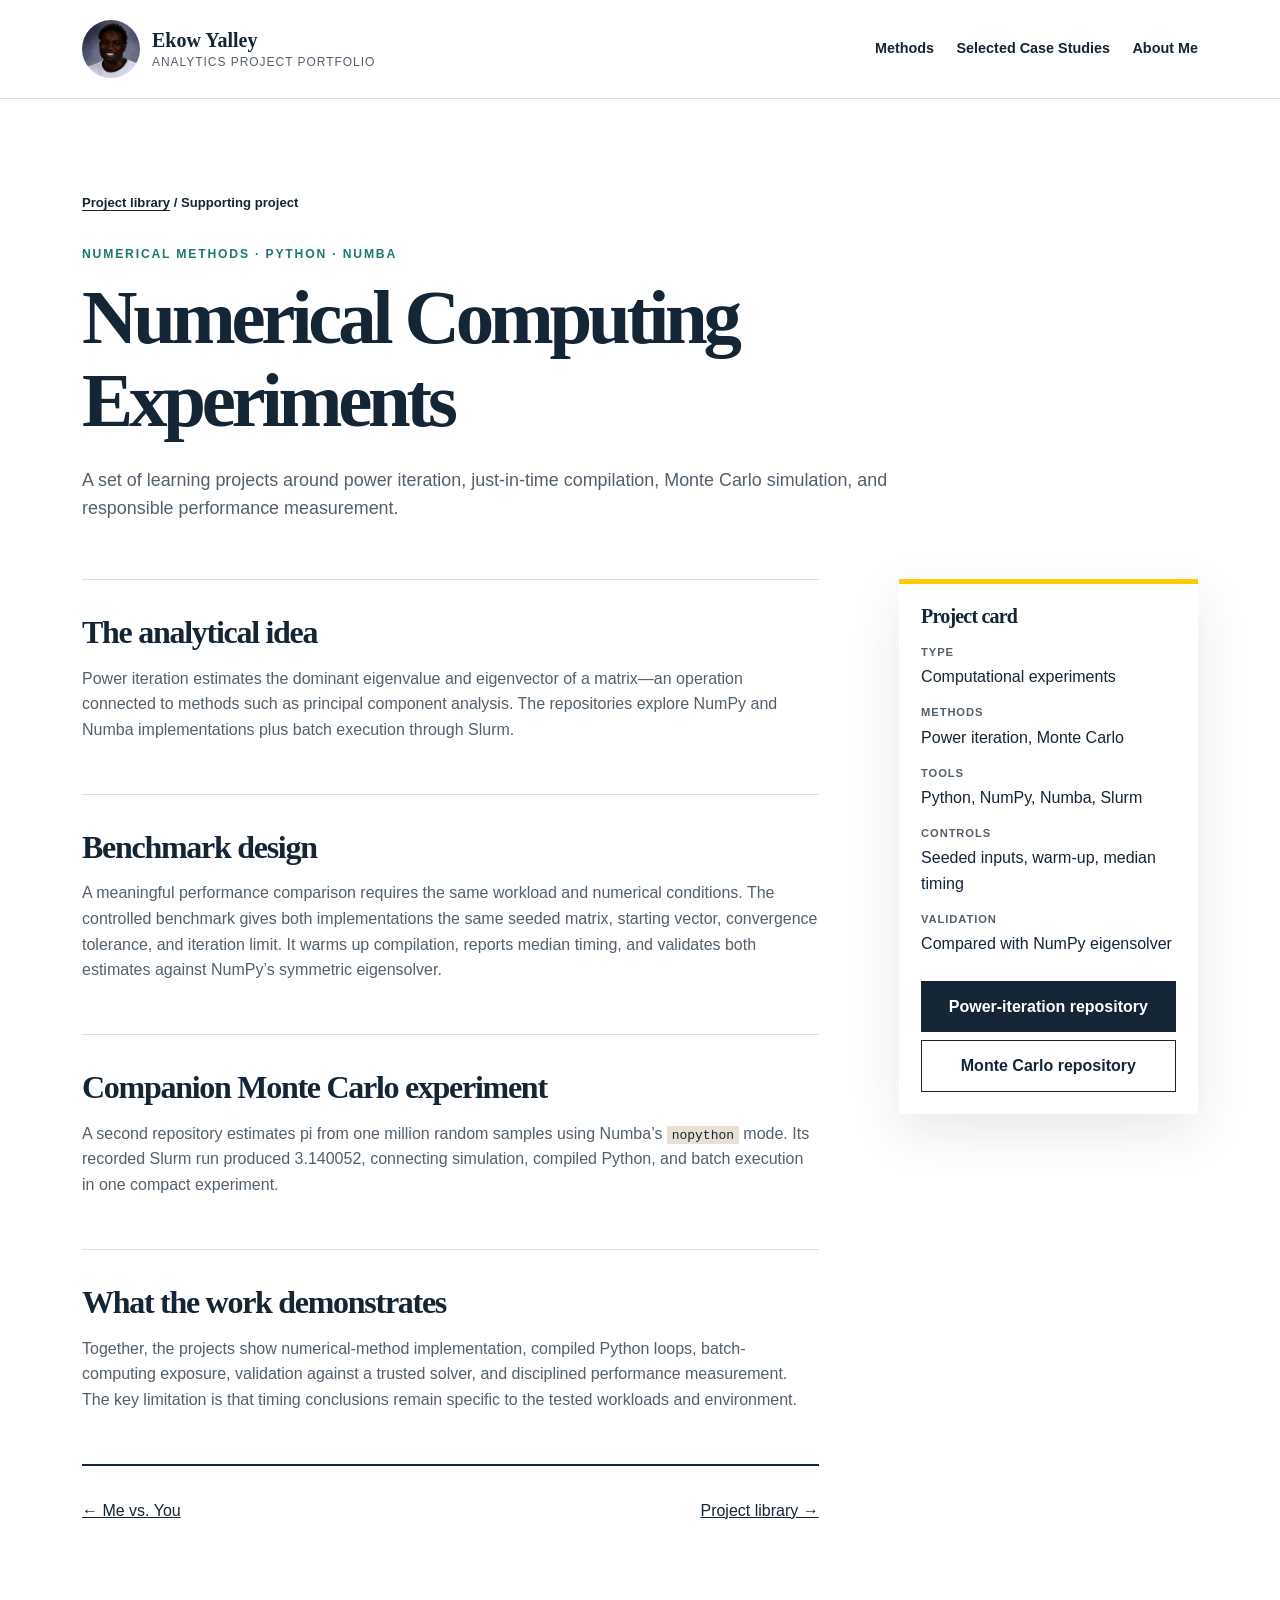
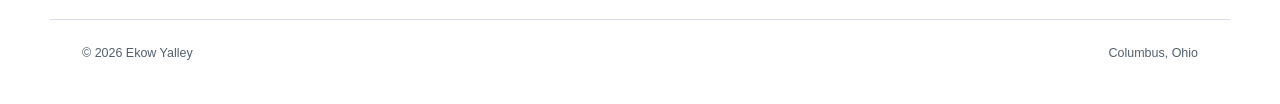
<file: numerical-computing.html>
<!doctype html>
<html lang="en"><head><meta charset="utf-8"><meta name="viewport" content="width=device-width, initial-scale=1"><meta name="description" content="Supporting project: controlled power-iteration benchmarking and Numba numerical-computing experiments."><title>Numerical Computing Experiments | Ekow Yalley</title><link rel="stylesheet" href="portfolio.css?v=portfolio-bands-2"></head>
<body><a class="skip-link" href="#main">Skip to content</a><header class="site-header"><a class="brand" href="index.html"><img src="IMG_4656.PNG" alt="" width="58"><span class="brand-copy"><strong>Ekow Yalley</strong><span>Analytics Project Portfolio</span></span></a><nav aria-label="Primary navigation"><a href="/#methods">Methods</a><a href="index.html#projects">Selected Case Studies</a><a href="about.html">About Me</a></nav></header>
<main id="main"><section class="study-hero"><p class="breadcrumb"><a href="projects.html">Project library</a> / Supporting project</p><p class="eyebrow">Numerical methods · Python · Numba</p><h1>Numerical Computing Experiments</h1><p class="lede">A set of learning projects around power iteration, just-in-time compilation, Monte Carlo simulation, and responsible performance measurement.</p></section>
<div class="study-layout"><article class="study-body">
  <section><h2>The analytical idea</h2><p>Power iteration estimates the dominant eigenvalue and eigenvector of a matrix—an operation connected to methods such as principal component analysis. The repositories explore NumPy and Numba implementations plus batch execution through Slurm.</p></section>
  <section><h2>Benchmark design</h2><p>A meaningful performance comparison requires the same workload and numerical conditions. The controlled benchmark gives both implementations the same seeded matrix, starting vector, convergence tolerance, and iteration limit. It warms up compilation, reports median timing, and validates both estimates against NumPy’s symmetric eigensolver.</p></section>
  <section><h2>Companion Monte Carlo experiment</h2><p>A second repository estimates pi from one million random samples using Numba’s <code>nopython</code> mode. Its recorded Slurm run produced 3.140052, connecting simulation, compiled Python, and batch execution in one compact experiment.</p></section>
  <section><h2>What the work demonstrates</h2><p>Together, the projects show numerical-method implementation, compiled Python loops, batch-computing exposure, validation against a trusted solver, and disciplined performance measurement. The key limitation is that timing conclusions remain specific to the tested workloads and environment.</p></section>
  <div class="next-study"><a href="me-vs-you.html">← Me vs. You</a><a href="projects.html">Project library →</a></div>
</article><aside class="study-aside"><h2>Project card</h2><dl><dt>Type</dt><dd>Computational experiments</dd><dt>Methods</dt><dd>Power iteration, Monte Carlo</dd><dt>Tools</dt><dd>Python, NumPy, Numba, Slurm</dd><dt>Controls</dt><dd>Seeded inputs, warm-up, median timing</dd><dt>Validation</dt><dd>Compared with NumPy eigensolver</dd></dl><a class="button primary" href="https://github.com/EkowYalley/Project-files">Power-iteration repository</a><a class="button secondary" href="https://github.com/EkowYalley/Project_Numba">Monte Carlo repository</a></aside></div>
</main><footer><span>© 2026 Ekow Yalley</span><span>Columbus, Ohio</span></footer></body></html>
</file>
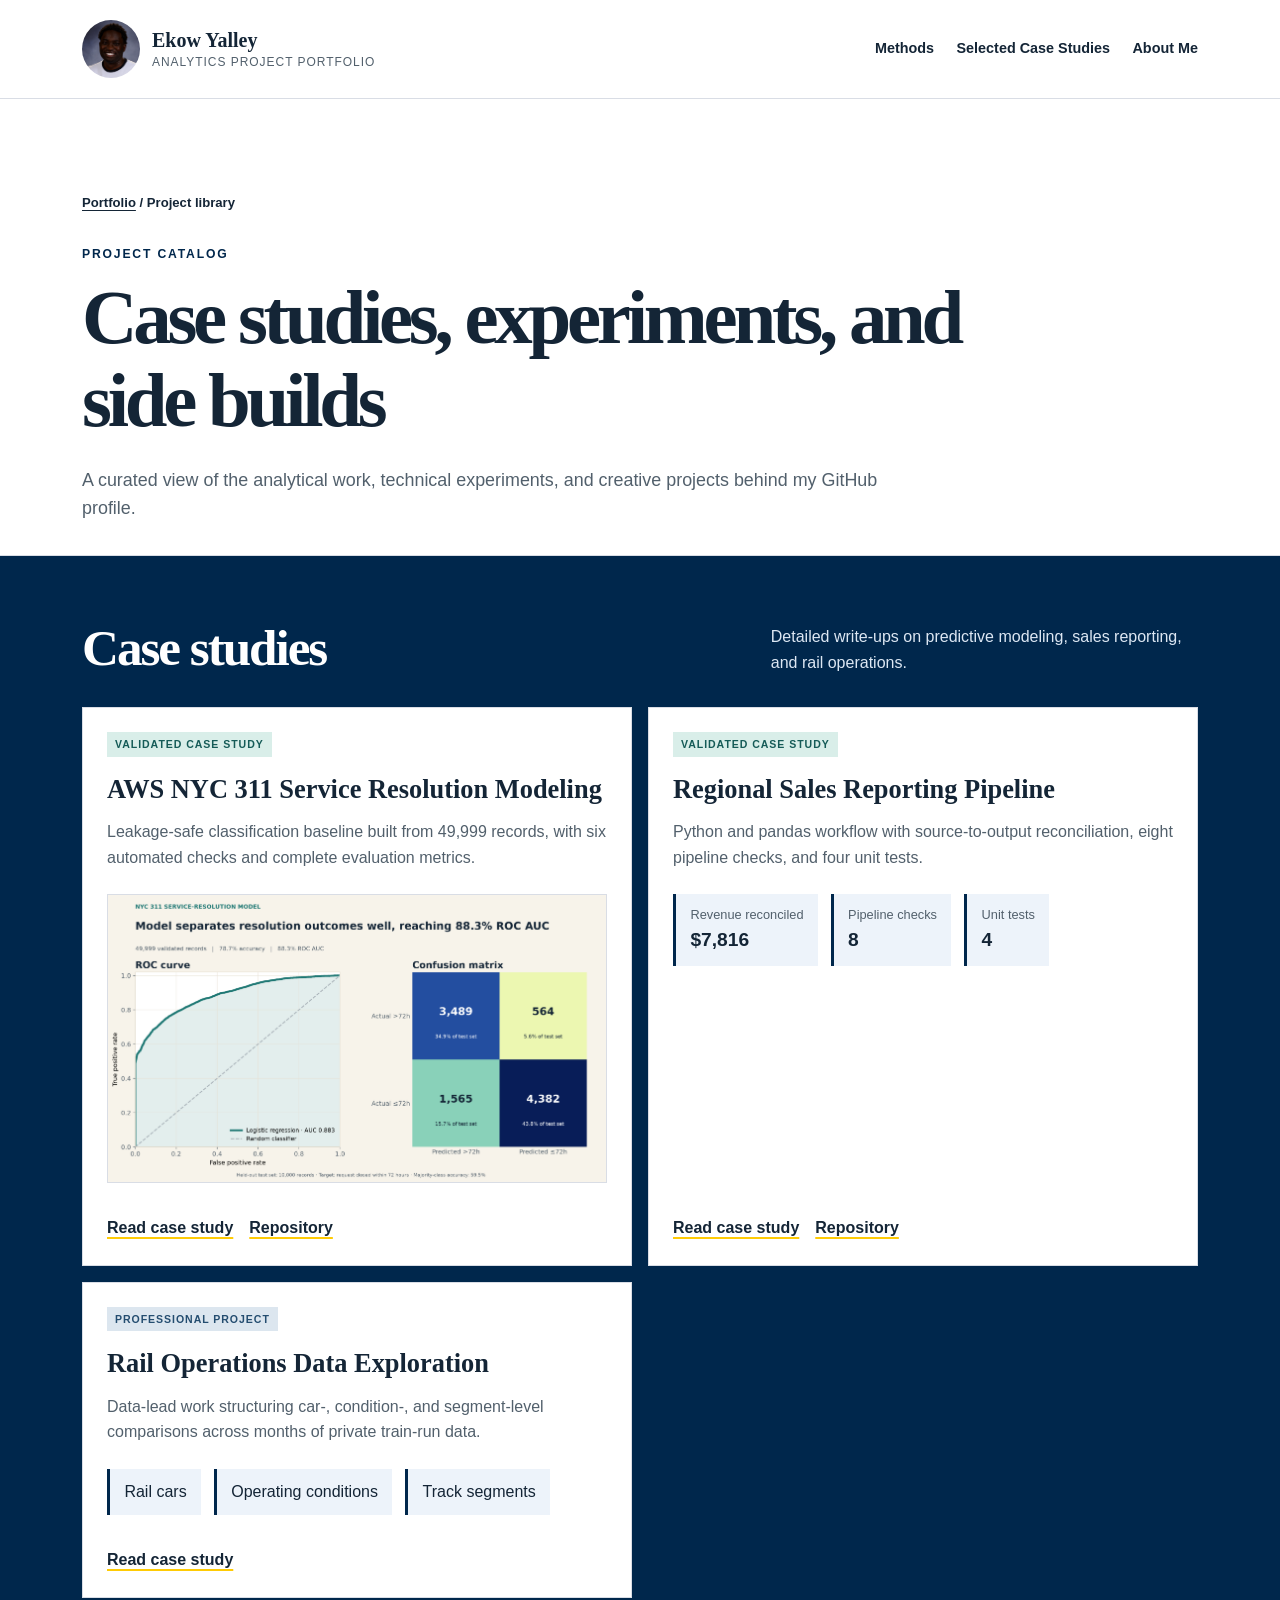
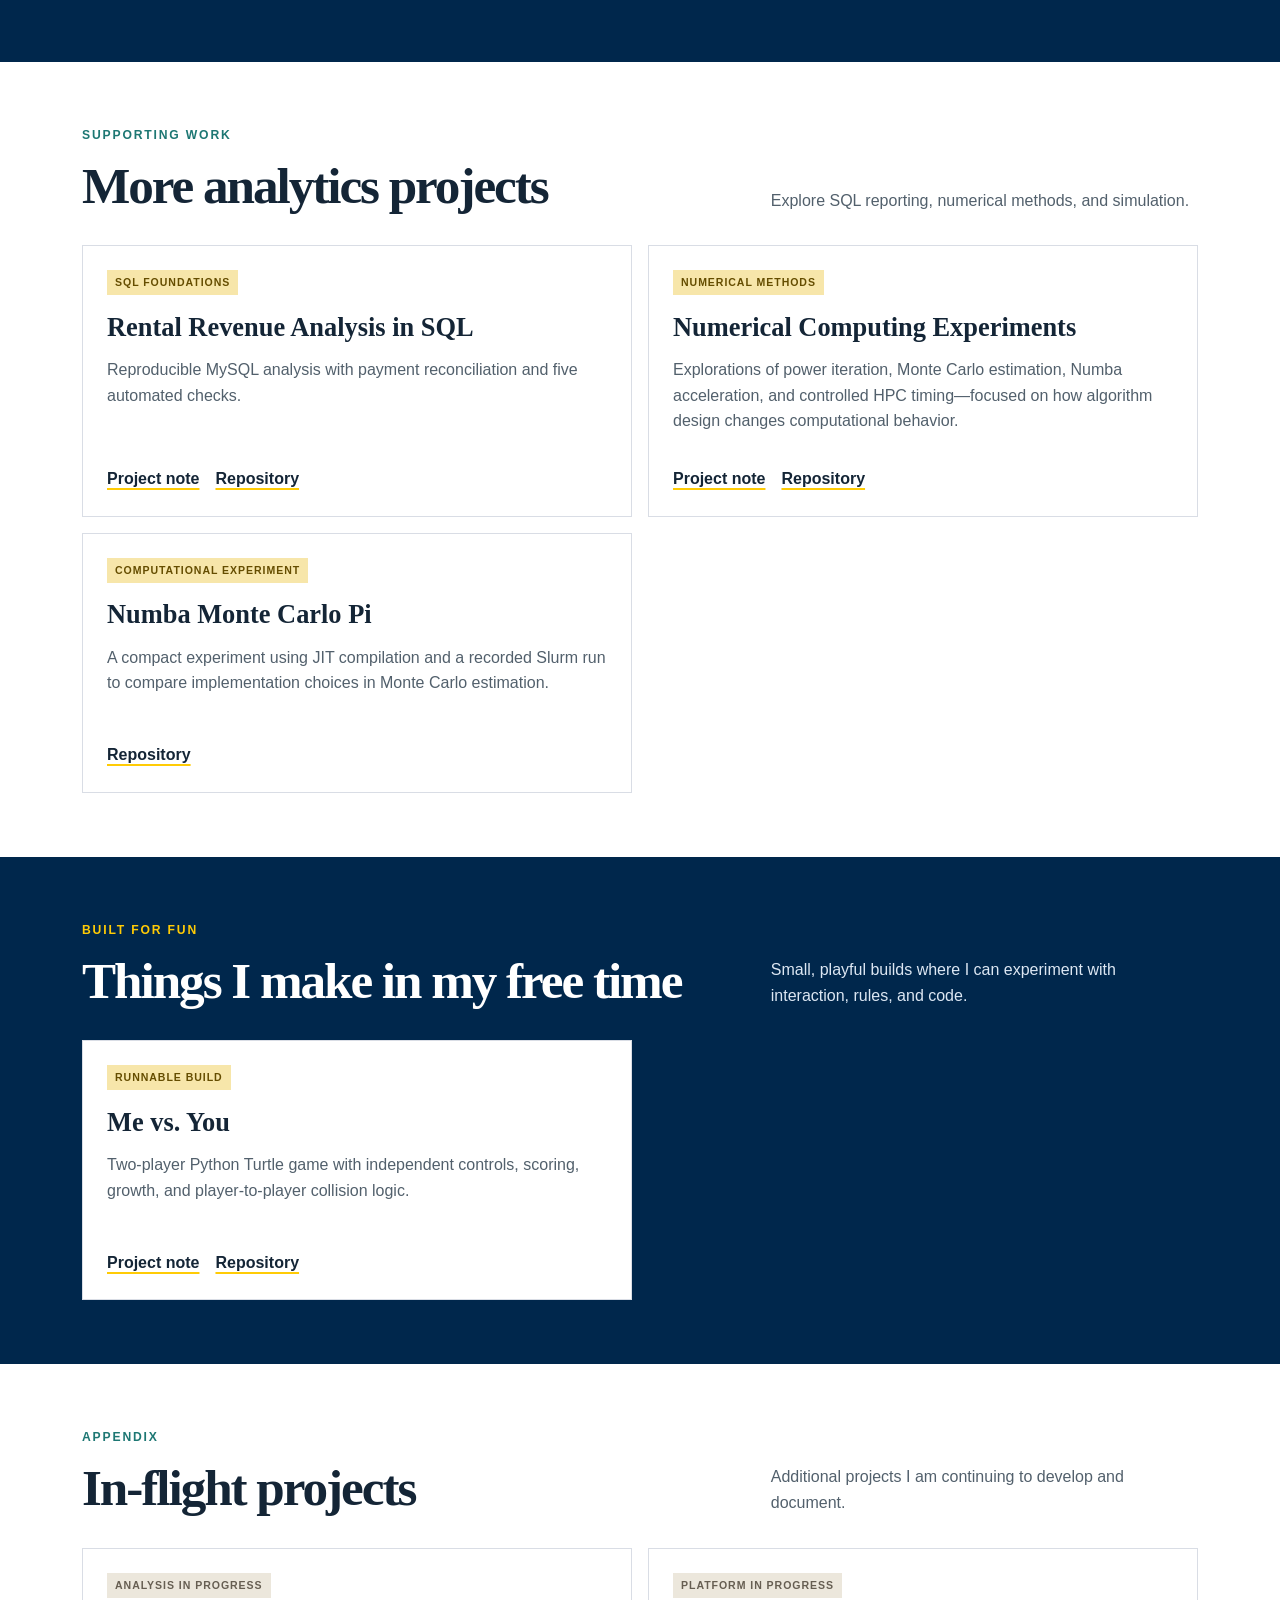
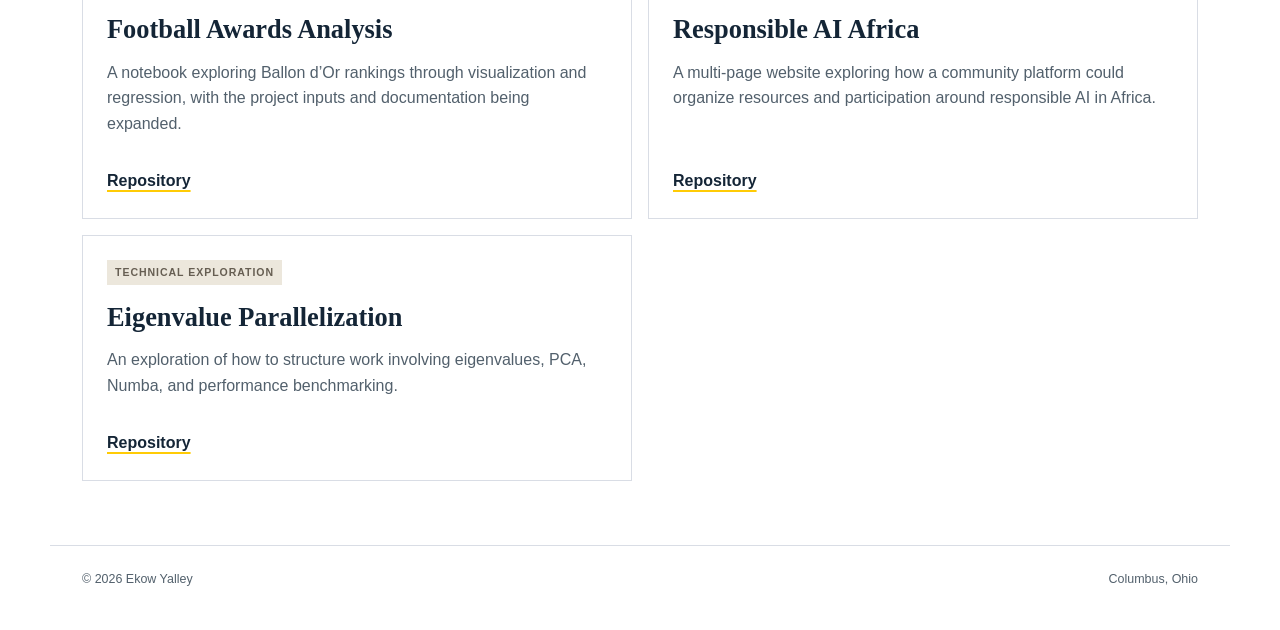
<file: projects.html>
<!doctype html>
<html lang="en"><head><meta charset="utf-8"><meta name="viewport" content="width=device-width, initial-scale=1"><meta name="description" content="Reviewed catalog of Ekow Yalley's analytics, programming, numerical-computing, and web projects."><title>Project Library | Ekow Yalley</title><link rel="stylesheet" href="portfolio.css?v=portfolio-bands-2"></head>
<body class="library-page"><a class="skip-link" href="#main">Skip to content</a><header class="site-header"><a class="brand" href="index.html"><img src="IMG_4656.PNG" alt="" width="58"><span class="brand-copy"><strong>Ekow Yalley</strong><span>Analytics Project Portfolio</span></span></a><nav aria-label="Primary navigation"><a href="/#methods">Methods</a><a href="index.html#projects">Selected Case Studies</a><a href="about.html">About Me</a></nav></header>
<main id="main">
  <section class="study-hero library-hero"><p class="breadcrumb"><a href="index.html">Portfolio</a> / Project library</p><p class="eyebrow">Project catalog</p><h1>Case studies, experiments, and side builds</h1><p class="lede">A curated view of the analytical work, technical experiments, and creative projects behind my GitHub profile.</p></section>
  <section class="section catalog-section">
    <div class="catalog-heading"><div><h2>Case studies</h2></div><p>Detailed write-ups on predictive modeling, sales reporting, and rail operations.</p></div>
    <div class="catalog-grid">
      <article><span class="catalog-status ready">Validated case study</span><h3>AWS NYC 311 Service Resolution Modeling</h3><p>Leakage-safe classification baseline built from 49,999 records, with six automated checks and complete evaluation metrics.</p><img class="catalog-chart" src="img/nyc311_model_diagnostics.png" alt="NYC 311 ROC curve and confusion matrix" loading="lazy"><div class="catalog-links"><a href="aws-nyc311.html">Read case study</a><a href="https://github.com/EkowYalley/AWS-NYC311-Resolution-Modeling">Repository</a></div></article>
      <article><span class="catalog-status ready">Validated case study</span><h3>Regional Sales Reporting Pipeline</h3><p>Python and pandas workflow with source-to-output reconciliation, eight pipeline checks, and four unit tests.</p><dl class="catalog-metrics"><div><dt>Revenue reconciled</dt><dd>$7,816</dd></div><div><dt>Pipeline checks</dt><dd>8</dd></div><div><dt>Unit tests</dt><dd>4</dd></div></dl><div class="catalog-links"><a href="sales-pipeline.html">Read case study</a><a href="https://github.com/EkowYalley/Regional-Sales-Reporting-Pipeline">Repository</a></div></article>
      <article><span class="catalog-status context">Professional project</span><h3>Rail Operations Data Exploration</h3><p>Data-lead work structuring car-, condition-, and segment-level comparisons across months of private train-run data.</p><ul class="catalog-flow" aria-label="Rail comparison dimensions"><li>Rail cars</li><li>Operating conditions</li><li>Track segments</li></ul><div class="catalog-links"><a href="rail-operations.html">Read case study</a></div></article>
    </div>
  </section>
  <section class="section catalog-section compact-top">
    <div class="catalog-heading"><div><p class="eyebrow">Supporting work</p><h2>More analytics projects</h2></div><p>Explore SQL reporting, numerical methods, and simulation.</p></div>
    <div class="catalog-grid">
      <article><span class="catalog-status supporting">SQL foundations</span><h3>Rental Revenue Analysis in SQL</h3><p>Reproducible MySQL analysis with payment reconciliation and five automated checks.</p><div class="catalog-links"><a href="sql-revenue.html">Project note</a><a href="https://github.com/EkowYalley/SQL-Rental-Revenue-Analysis">Repository</a></div></article>
      <article><span class="catalog-status supporting">Numerical methods</span><h3>Numerical Computing Experiments</h3><p>Explorations of power iteration, Monte Carlo estimation, Numba acceleration, and controlled HPC timing—focused on how algorithm design changes computational behavior.</p><div class="catalog-links"><a href="numerical-computing.html">Project note</a><a href="https://github.com/EkowYalley/Project-files">Repository</a></div></article>
      <article><span class="catalog-status supporting">Computational experiment</span><h3>Numba Monte Carlo Pi</h3><p>A compact experiment using JIT compilation and a recorded Slurm run to compare implementation choices in Monte Carlo estimation.</p><div class="catalog-links"><a href="https://github.com/EkowYalley/Project_Numba">Repository</a></div></article>
    </div>
  </section>
  <section class="section catalog-section compact-top">
    <div class="catalog-heading"><div><p class="eyebrow">Built for fun</p><h2>Things I make in my free time</h2></div><p>Small, playful builds where I can experiment with interaction, rules, and code.</p></div>
    <div class="catalog-grid"><article><span class="catalog-status supporting">Runnable build</span><h3>Me vs. You</h3><p>Two-player Python Turtle game with independent controls, scoring, growth, and player-to-player collision logic.</p><div class="catalog-links"><a href="me-vs-you.html">Project note</a><a href="https://github.com/EkowYalley/Me-vs-You">Repository</a></div></article></div>
  </section>
  <section class="section catalog-section compact-top" id="in-flight">
    <div class="catalog-heading"><div><p class="eyebrow">Appendix</p><h2>In-flight projects</h2></div><p>Additional projects I am continuing to develop and document.</p></div>
    <div class="catalog-grid archive-grid">
      <article><span class="catalog-status archive">Analysis in progress</span><h3>Football Awards Analysis</h3><p>A notebook exploring Ballon d’Or rankings through visualization and regression, with the project inputs and documentation being expanded.</p><div class="catalog-links"><a href="https://github.com/EkowYalley/Honors-project">Repository</a></div></article>
      <article><span class="catalog-status archive">Platform in progress</span><h3>Responsible AI Africa</h3><p>A multi-page website exploring how a community platform could organize resources and participation around responsible AI in Africa.</p><div class="catalog-links"><a href="https://github.com/EkowYalley/Resposible.AI.Africa">Repository</a></div></article>
      <article><span class="catalog-status archive">Technical exploration</span><h3>Eigenvalue Parallelization</h3><p>An exploration of how to structure work involving eigenvalues, PCA, Numba, and performance benchmarking.</p><div class="catalog-links"><a href="https://github.com/EkowYalley/401projectEkow">Repository</a></div></article>
    </div>
  </section>
</main><footer><span>© 2026 Ekow Yalley</span><span>Columbus, Ohio</span></footer></body></html>
</file>
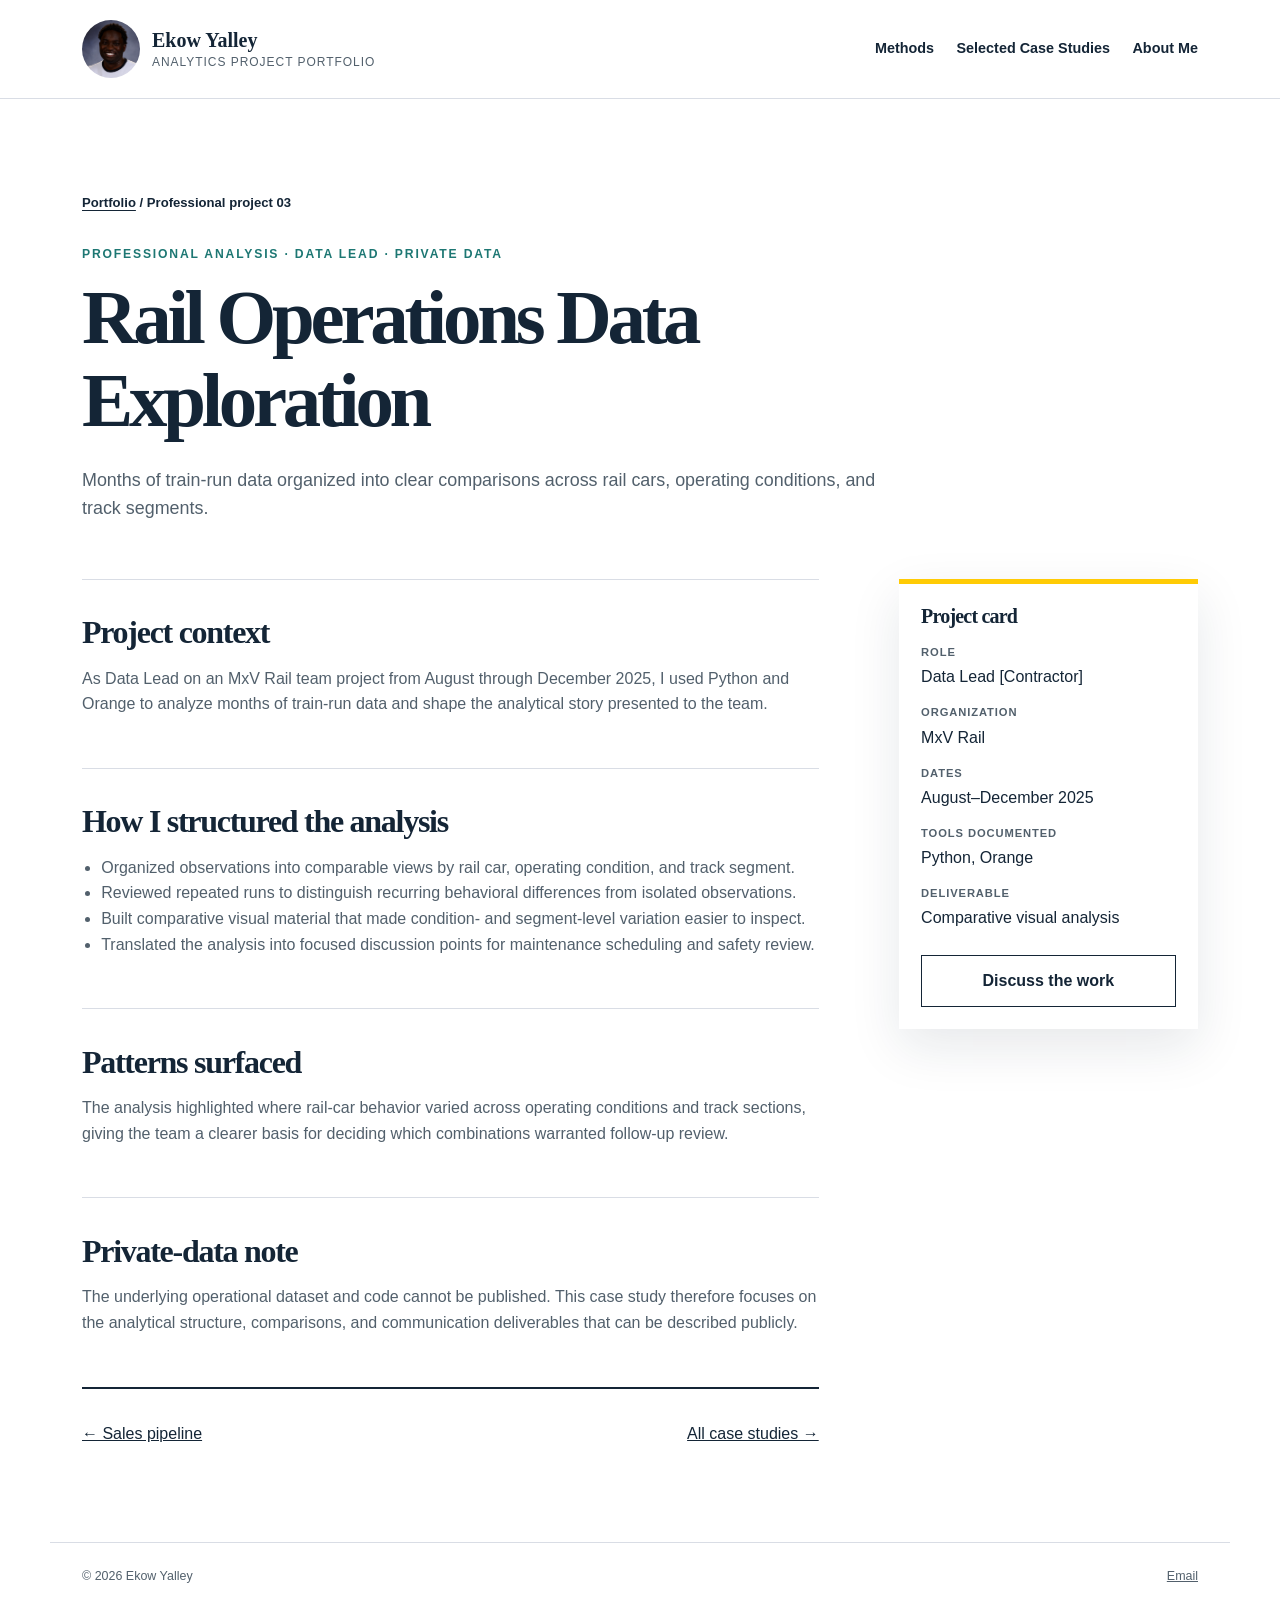
<file: rail-operations.html>
<!doctype html>
<html lang="en"><head><meta charset="utf-8"><meta name="viewport" content="width=device-width, initial-scale=1"><meta name="description" content="Context note: exploratory analysis of private rail-operations data."><title>Rail Operations Analysis | Ekow Yalley</title><link rel="stylesheet" href="portfolio.css?v=portfolio-bands-2"></head>
<body><a class="skip-link" href="#main">Skip to content</a><header class="site-header"><a class="brand" href="index.html"><img src="IMG_4656.PNG" alt="" width="58"><span class="brand-copy"><strong>Ekow Yalley</strong><span>Analytics Project Portfolio</span></span></a><nav aria-label="Primary navigation"><a href="/#methods">Methods</a><a href="index.html#projects">Selected Case Studies</a><a href="about.html">About Me</a></nav></header>
<main id="main"><section class="study-hero"><p class="breadcrumb"><a href="index.html">Portfolio</a> / Professional project 03</p><p class="eyebrow">Professional analysis · Data lead · Private data</p><h1>Rail Operations Data Exploration</h1><p class="lede">Months of train-run data organized into clear comparisons across rail cars, operating conditions, and track segments.</p></section>
<div class="study-layout"><article class="study-body">
  <section><h2>Project context</h2><p>As Data Lead on an MxV Rail team project from August through December 2025, I used Python and Orange to analyze months of train-run data and shape the analytical story presented to the team.</p></section>
  <section><h2>How I structured the analysis</h2><ul><li>Organized observations into comparable views by rail car, operating condition, and track segment.</li><li>Reviewed repeated runs to distinguish recurring behavioral differences from isolated observations.</li><li>Built comparative visual material that made condition- and segment-level variation easier to inspect.</li><li>Translated the analysis into focused discussion points for maintenance scheduling and safety review.</li></ul></section>
  <section><h2>Patterns surfaced</h2><p>The analysis highlighted where rail-car behavior varied across operating conditions and track sections, giving the team a clearer basis for deciding which combinations warranted follow-up review.</p></section>
  <section><h2>Private-data note</h2><p>The underlying operational dataset and code cannot be published. This case study therefore focuses on the analytical structure, comparisons, and communication deliverables that can be described publicly.</p></section>
  <div class="next-study"><a href="sales-pipeline.html">← Sales pipeline</a><a href="index.html#case-studies">All case studies →</a></div>
</article><aside class="study-aside"><h2>Project card</h2><dl><dt>Role</dt><dd>Data Lead [Contractor]</dd><dt>Organization</dt><dd>MxV Rail</dd><dt>Dates</dt><dd>August–December 2025</dd><dt>Tools documented</dt><dd>Python, Orange</dd><dt>Deliverable</dt><dd>Comparative visual analysis</dd></dl><a class="button secondary" href="mailto:ekowny@gmail.com">Discuss the work</a></aside></div>
</main><footer><span>© 2026 Ekow Yalley</span><a href="mailto:ekowny@gmail.com">Email</a></footer></body></html>
</file>
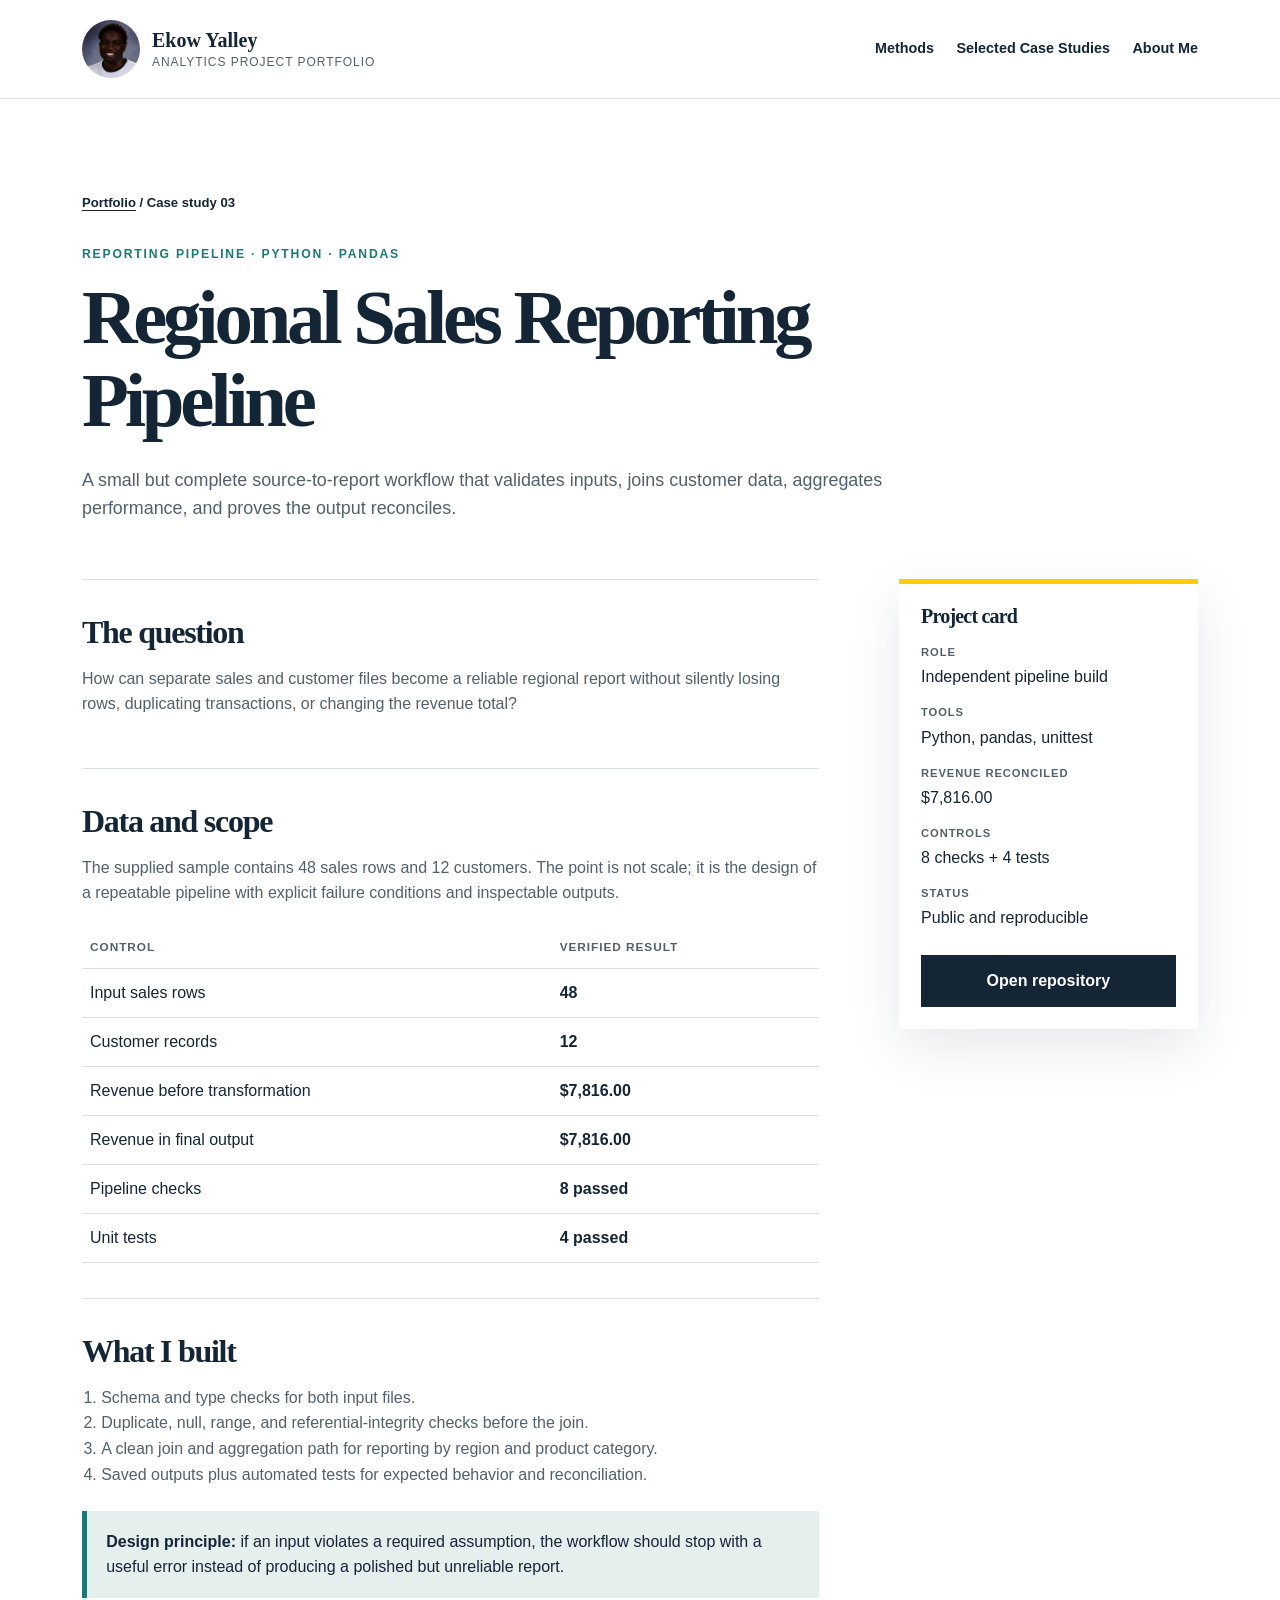
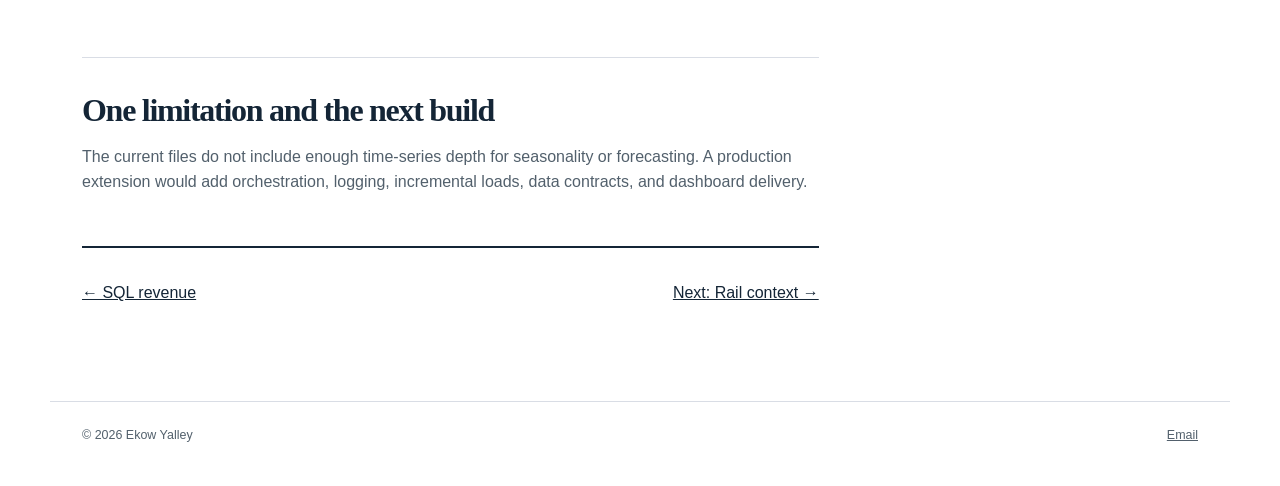
<file: sales-pipeline.html>
<!doctype html>
<html lang="en"><head><meta charset="utf-8"><meta name="viewport" content="width=device-width, initial-scale=1"><meta name="description" content="Case study: a tested regional sales reporting pipeline in Python and pandas."><title>Regional Sales Pipeline | Ekow Yalley</title><link rel="stylesheet" href="portfolio.css?v=portfolio-bands-2"></head>
<body><a class="skip-link" href="#main">Skip to content</a><header class="site-header"><a class="brand" href="index.html"><img src="IMG_4656.PNG" alt="" width="58"><span class="brand-copy"><strong>Ekow Yalley</strong><span>Analytics Project Portfolio</span></span></a><nav aria-label="Primary navigation"><a href="/#methods">Methods</a><a href="index.html#projects">Selected Case Studies</a><a href="about.html">About Me</a></nav></header>
<main id="main"><section class="study-hero"><p class="breadcrumb"><a href="index.html">Portfolio</a> / Case study 03</p><p class="eyebrow">Reporting pipeline · Python · pandas</p><h1>Regional Sales Reporting Pipeline</h1><p class="lede">A small but complete source-to-report workflow that validates inputs, joins customer data, aggregates performance, and proves the output reconciles.</p></section>
<div class="study-layout"><article class="study-body">
  <section><h2>The question</h2><p>How can separate sales and customer files become a reliable regional report without silently losing rows, duplicating transactions, or changing the revenue total?</p></section>
  <section><h2>Data and scope</h2><p>The supplied sample contains 48 sales rows and 12 customers. The point is not scale; it is the design of a repeatable pipeline with explicit failure conditions and inspectable outputs.</p><table class="metric-table"><thead><tr><th>Control</th><th>Verified result</th></tr></thead><tbody><tr><td>Input sales rows</td><td>48</td></tr><tr><td>Customer records</td><td>12</td></tr><tr><td>Revenue before transformation</td><td>$7,816.00</td></tr><tr><td>Revenue in final output</td><td>$7,816.00</td></tr><tr><td>Pipeline checks</td><td>8 passed</td></tr><tr><td>Unit tests</td><td>4 passed</td></tr></tbody></table></section>
  <section><h2>What I built</h2><ol><li>Schema and type checks for both input files.</li><li>Duplicate, null, range, and referential-integrity checks before the join.</li><li>A clean join and aggregation path for reporting by region and product category.</li><li>Saved outputs plus automated tests for expected behavior and reconciliation.</li></ol><div class="callout"><strong>Design principle:</strong> if an input violates a required assumption, the workflow should stop with a useful error instead of producing a polished but unreliable report.</div></section>
  <section><h2>One limitation and the next build</h2><p>The current files do not include enough time-series depth for seasonality or forecasting. A production extension would add orchestration, logging, incremental loads, data contracts, and dashboard delivery.</p></section>
  <div class="next-study"><a href="sql-revenue.html">← SQL revenue</a><a href="rail-operations.html">Next: Rail context →</a></div>
</article><aside class="study-aside"><h2>Project card</h2><dl><dt>Role</dt><dd>Independent pipeline build</dd><dt>Tools</dt><dd>Python, pandas, unittest</dd><dt>Revenue reconciled</dt><dd>$7,816.00</dd><dt>Controls</dt><dd>8 checks + 4 tests</dd><dt>Status</dt><dd>Public and reproducible</dd></dl><a class="button primary" href="https://github.com/EkowYalley/Regional-Sales-Reporting-Pipeline">Open repository</a></aside></div>
</main><footer><span>© 2026 Ekow Yalley</span><a href="mailto:ekowny@gmail.com">Email</a></footer></body></html>
</file>
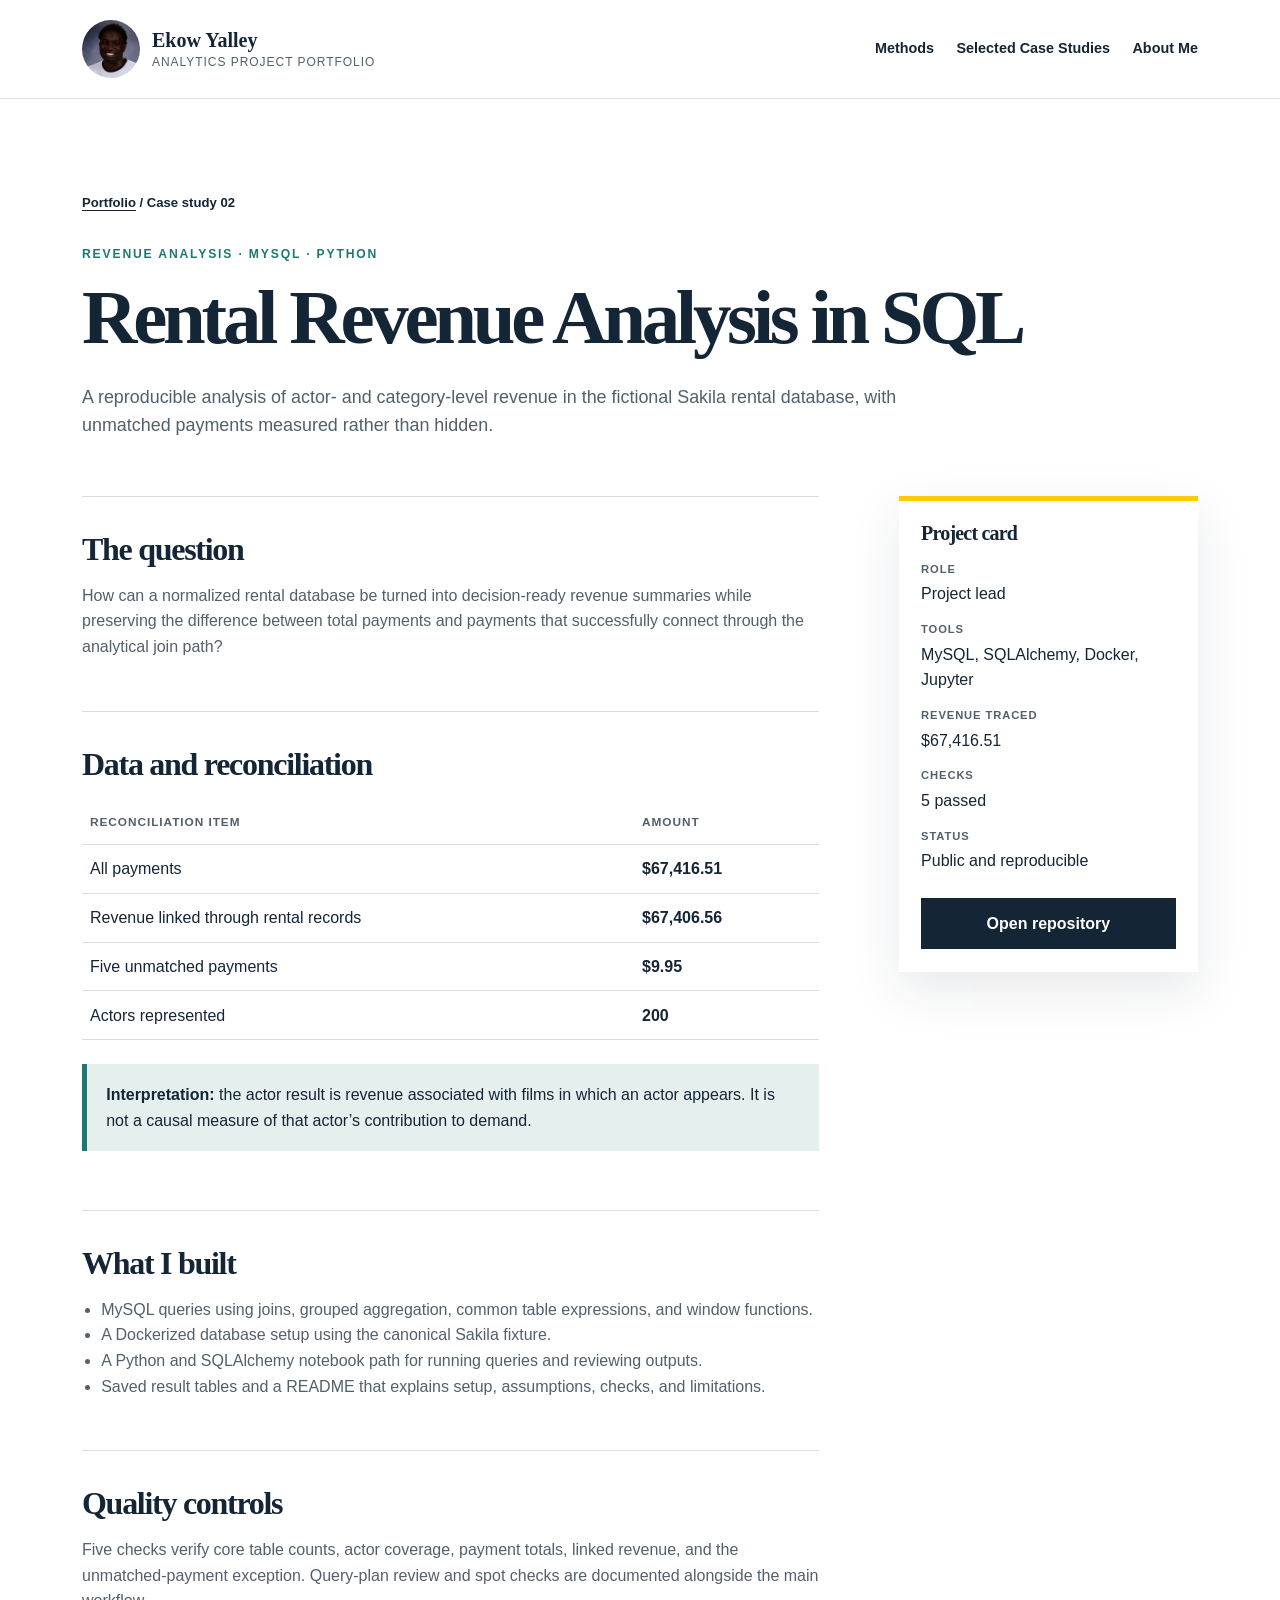
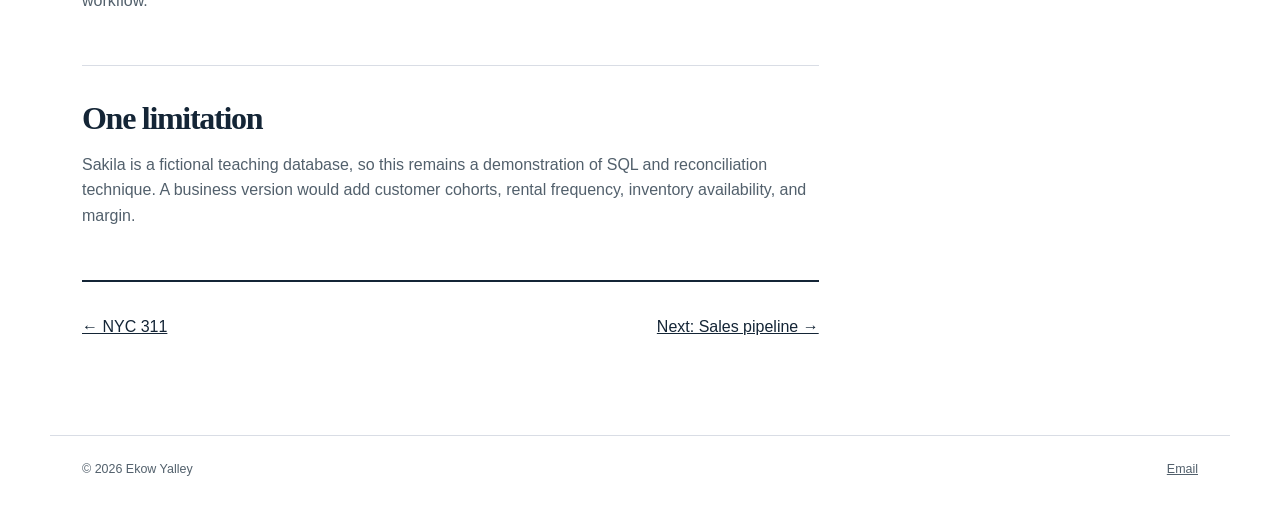
<file: sql-revenue.html>
<!doctype html>
<html lang="en"><head><meta charset="utf-8"><meta name="viewport" content="width=device-width, initial-scale=1"><meta name="description" content="Case study: validated rental revenue analysis using MySQL, Python, and the Sakila sample database."><title>Rental Revenue Analysis | Ekow Yalley</title><link rel="stylesheet" href="portfolio.css?v=portfolio-bands-2"></head>
<body><a class="skip-link" href="#main">Skip to content</a><header class="site-header"><a class="brand" href="index.html"><img src="IMG_4656.PNG" alt="" width="58"><span class="brand-copy"><strong>Ekow Yalley</strong><span>Analytics Project Portfolio</span></span></a><nav aria-label="Primary navigation"><a href="/#methods">Methods</a><a href="index.html#projects">Selected Case Studies</a><a href="about.html">About Me</a></nav></header>
<main id="main"><section class="study-hero"><p class="breadcrumb"><a href="index.html">Portfolio</a> / Case study 02</p><p class="eyebrow">Revenue analysis · MySQL · Python</p><h1>Rental Revenue Analysis in SQL</h1><p class="lede">A reproducible analysis of actor- and category-level revenue in the fictional Sakila rental database, with unmatched payments measured rather than hidden.</p></section>
<div class="study-layout"><article class="study-body">
  <section><h2>The question</h2><p>How can a normalized rental database be turned into decision-ready revenue summaries while preserving the difference between total payments and payments that successfully connect through the analytical join path?</p></section>
  <section><h2>Data and reconciliation</h2><table class="metric-table"><thead><tr><th>Reconciliation item</th><th>Amount</th></tr></thead><tbody><tr><td>All payments</td><td>$67,416.51</td></tr><tr><td>Revenue linked through rental records</td><td>$67,406.56</td></tr><tr><td>Five unmatched payments</td><td>$9.95</td></tr><tr><td>Actors represented</td><td>200</td></tr></tbody></table><div class="callout"><strong>Interpretation:</strong> the actor result is revenue associated with films in which an actor appears. It is not a causal measure of that actor’s contribution to demand.</div></section>
  <section><h2>What I built</h2><ul><li>MySQL queries using joins, grouped aggregation, common table expressions, and window functions.</li><li>A Dockerized database setup using the canonical Sakila fixture.</li><li>A Python and SQLAlchemy notebook path for running queries and reviewing outputs.</li><li>Saved result tables and a README that explains setup, assumptions, checks, and limitations.</li></ul></section>
  <section><h2>Quality controls</h2><p>Five checks verify core table counts, actor coverage, payment totals, linked revenue, and the unmatched-payment exception. Query-plan review and spot checks are documented alongside the main workflow.</p></section>
  <section><h2>One limitation</h2><p>Sakila is a fictional teaching database, so this remains a demonstration of SQL and reconciliation technique. A business version would add customer cohorts, rental frequency, inventory availability, and margin.</p></section>
  <div class="next-study"><a href="aws-nyc311.html">← NYC 311</a><a href="sales-pipeline.html">Next: Sales pipeline →</a></div>
</article><aside class="study-aside"><h2>Project card</h2><dl><dt>Role</dt><dd>Project lead</dd><dt>Tools</dt><dd>MySQL, SQLAlchemy, Docker, Jupyter</dd><dt>Revenue traced</dt><dd>$67,416.51</dd><dt>Checks</dt><dd>5 passed</dd><dt>Status</dt><dd>Public and reproducible</dd></dl><a class="button primary" href="https://github.com/EkowYalley/SQL-Rental-Revenue-Analysis">Open repository</a></aside></div>
</main><footer><span>© 2026 Ekow Yalley</span><a href="mailto:ekowny@gmail.com">Email</a></footer></body></html>
</file>
<file: portfolio.css>
:root {
  --ink: #142536;
  --muted: #52606c;
  --paper: #f7f3ea;
  --white: #fffdf8;
  --line: #d8d0c0;
  --maize: #f2c14e;
  --teal: #1d7773;
  --navy: #18344d;
  --shadow: 0 18px 48px rgba(20, 37, 54, .10);
  --max: 1180px;
}
* { box-sizing: border-box; }
html { scroll-behavior: smooth; }
body { margin: 0; color: var(--ink); background: var(--paper); font-family: Arial, Helvetica, sans-serif; line-height: 1.6; }
a { color: inherit; }
.skip-link { position: fixed; left: 1rem; top: -5rem; z-index: 100; padding: .7rem 1rem; background: var(--ink); color: white; }
.skip-link:focus { top: 1rem; }
.site-header { max-width: var(--max); margin: 0 auto; padding: 1.25rem 2rem; display: flex; justify-content: space-between; align-items: center; gap: 2rem; border-bottom: 1px solid var(--line); }
.brand { display: flex; flex-direction: column; text-decoration: none; line-height: 1.2; }
.brand strong { font-family: Georgia, 'Times New Roman', serif; font-size: 1.25rem; }
.brand span { color: var(--muted); font-size: .75rem; letter-spacing: .08em; text-transform: uppercase; }
nav { display: flex; align-items: center; gap: 1.4rem; }
nav a { font-size: .9rem; font-weight: 700; text-decoration: none; }
nav a:hover, nav a:focus { text-decoration: underline; text-underline-offset: .25rem; }
.nav-cta { border: 1px solid var(--ink); padding: .45rem .8rem; }
main { overflow: hidden; }
.portfolio-hero { position: relative; max-width: var(--max); margin: 0 auto; padding: 6.5rem 2rem 5rem; display: grid; grid-template-columns: minmax(0, 1.5fr) minmax(300px, .75fr); gap: 5rem; align-items: center; }
.portfolio-hero::before { content: ''; position: absolute; inset: 0 -50vw; z-index: -1; background-image: linear-gradient(rgba(24,52,77,.045) 1px, transparent 1px), linear-gradient(90deg, rgba(24,52,77,.045) 1px, transparent 1px); background-size: 32px 32px; mask-image: linear-gradient(to bottom, black, transparent); }
.eyebrow { margin: 0 0 .8rem; color: var(--teal); font-size: .76rem; font-weight: 800; letter-spacing: .15em; text-transform: uppercase; }
h1, h2, h3 { font-family: Georgia, 'Times New Roman', serif; line-height: 1.08; }
h1 { max-width: 820px; margin: 0 0 1.4rem; font-size: clamp(3.4rem, 7vw, 6.4rem); letter-spacing: -.055em; }
h2 { margin: 0; font-size: clamp(2.3rem, 4.5vw, 4rem); letter-spacing: -.04em; }
h3 { margin: 0; font-size: 1.65rem; }
.lede { max-width: 760px; margin: 0; color: var(--muted); font-size: 1.12rem; }
.actions { display: flex; flex-wrap: wrap; gap: .8rem; margin-top: 2rem; }
.button { display: inline-flex; align-items: center; justify-content: center; padding: .75rem 1rem; border: 1px solid var(--ink); font-weight: 800; text-decoration: none; }
.button.primary { background: var(--ink); color: white; }
.button.secondary { background: transparent; }
.button:hover, .button:focus { transform: translateY(-2px); box-shadow: 0 6px 0 var(--maize); }
.evidence-card { padding: 1.7rem; background: var(--navy); color: white; box-shadow: 12px 12px 0 var(--maize); }
.card-label { margin: 0 0 1rem; color: #c8e4e1; font-size: .75rem; font-weight: 800; letter-spacing: .14em; text-transform: uppercase; }
.evidence-card dl { margin: 0; display: grid; grid-template-columns: 1fr 1fr; }
.evidence-card dl div { padding: 1rem .65rem; border-top: 1px solid rgba(255,255,255,.22); }
.evidence-card dt { font-family: Georgia, 'Times New Roman', serif; font-size: 1.8rem; font-weight: 700; }
.evidence-card dd { margin: .1rem 0 0; color: #d7e1e7; font-size: .78rem; line-height: 1.35; }
.evidence-card > p:last-child { margin: 1.1rem 0 0; color: #d7e1e7; font-size: .8rem; }
.section { max-width: var(--max); margin: 0 auto; padding: 6rem 2rem; }
.section-intro { max-width: 780px; margin-bottom: 3rem; }
.section-intro > p:last-child { color: var(--muted); }
.case-list { border-top: 2px solid var(--ink); }
.case-row { display: grid; grid-template-columns: 60px minmax(0,1fr) 190px; gap: 1.5rem; align-items: start; padding: 2rem 0; border-bottom: 1px solid var(--line); }
.case-row.feature { background: var(--white); margin: 0 -1.5rem; padding: 2rem 1.5rem; border-left: 6px solid var(--maize); }
.case-row.private { color: #34495b; }
.case-number { color: var(--teal); font-family: Georgia, 'Times New Roman', serif; font-size: 1.2rem; font-weight: 700; }
.case-meta { display: flex; flex-wrap: wrap; gap: .5rem; margin-bottom: .6rem; }
.case-meta span { padding: .2rem .5rem; background: #e8e1d3; font-size: .68rem; font-weight: 800; letter-spacing: .08em; text-transform: uppercase; }
.case-main > p { max-width: 760px; margin: .75rem 0; color: var(--muted); }
.result-list { display: flex; flex-wrap: wrap; gap: .9rem 1.5rem; margin: 1rem 0 0; padding: 0; list-style: none; font-size: .87rem; }
.result-list strong { color: var(--teal); font-size: 1rem; }
.case-visual { margin: 1.3rem 0 0; }
.case-visual img { display: block; width: 100%; height: auto; border: 1px solid var(--line); }
.case-visual figcaption { margin-top: .45rem; color: var(--muted); font-size: .75rem; }
.case-action { align-self: center; text-align: right; }
.case-action a { font-weight: 800; text-decoration: none; border-bottom: 2px solid var(--maize); }
.case-action a:hover, .case-action a:focus { color: var(--teal); }
.library-preview { padding-top: 3rem; }
.library-grid { display: grid; grid-template-columns: 1fr 1fr; gap: 1.25rem; }
.library-grid article { padding: 1.7rem; background: var(--white); border: 1px solid var(--line); border-top: 5px solid var(--teal); }
.library-grid .status { margin: 0 0 1.2rem; color: var(--teal); font-size: .7rem; font-weight: 800; letter-spacing: .1em; text-transform: uppercase; }
.library-grid article > p:not(.status) { color: var(--muted); }
.library-grid a, .library-link a { font-weight: 800; text-decoration-color: var(--maize); text-decoration-thickness: 2px; text-underline-offset: .25rem; }
.library-link { margin-top: 1.4rem; text-align: right; }
.methods { max-width: none; background: var(--navy); color: white; padding-left: max(2rem, calc((100vw - var(--max)) / 2 + 2rem)); padding-right: max(2rem, calc((100vw - var(--max)) / 2 + 2rem)); }
.methods .eyebrow { color: #78c8c1; }
.method-grid { margin-top: 3rem; display: grid; grid-template-columns: repeat(4,1fr); border-top: 1px solid rgba(255,255,255,.3); border-left: 1px solid rgba(255,255,255,.3); }
.method-grid article { padding: 1.5rem; border-right: 1px solid rgba(255,255,255,.3); border-bottom: 1px solid rgba(255,255,255,.3); }
.method-grid article > span { color: var(--maize); font-weight: 800; }
.method-grid h3 { margin-top: 2.5rem; font-size: 1.35rem; }
.method-grid p { margin-bottom: 0; color: #cdd9e0; font-size: .9rem; }
.tool-line { display: flex; flex-wrap: wrap; gap: .7rem; margin-top: 2rem; align-items: center; }
.tool-line strong { margin-right: .4rem; }
.tool-line span { padding: .3rem .6rem; border: 1px solid rgba(255,255,255,.35); font-size: .78rem; }
.closing { max-width: 900px; margin: 0 auto; padding: 7rem 2rem; text-align: left; }
.closing p:not(.eyebrow) { max-width: 760px; margin: .9rem 0 0; color: var(--muted); font-size: 1rem; line-height: 1.6; }
.closing .actions { justify-content: flex-start; }
footer { max-width: var(--max); margin: 0 auto; padding: 1.5rem 2rem 2.5rem; display: flex; justify-content: space-between; gap: 1rem; border-top: 1px solid var(--line); color: var(--muted); font-size: .78rem; }
.study-hero { max-width: var(--max); margin: 0 auto; padding: 5rem 2rem 3.5rem; }
.study-hero h1 { max-width: 950px; font-size: clamp(3rem, 6vw, 5.6rem); }
.study-hero .lede { max-width: 820px; }
.breadcrumb { margin-bottom: 2rem; font-size: .82rem; font-weight: 700; }
.breadcrumb a { text-underline-offset: .2rem; }
.study-layout { max-width: var(--max); margin: 0 auto; padding: 0 2rem 6rem; display: grid; grid-template-columns: minmax(0,1.6fr) minmax(250px,.65fr); gap: 5rem; }
.study-body section { padding: 2.2rem 0; border-top: 1px solid var(--line); }
.study-body h2 { font-size: 2rem; }
.study-body h3 { margin-top: 1.4rem; font-size: 1.2rem; }
.study-body p, .study-body li { color: var(--muted); }
.study-body ul, .study-body ol { padding-left: 1.2rem; }
.study-body code { padding: .1rem .3rem; background: #e8e1d3; color: var(--ink); }
.metric-table { width: 100%; margin-top: 1.3rem; border-collapse: collapse; }
.metric-table th, .metric-table td { padding: .7rem .5rem; border-bottom: 1px solid var(--line); text-align: left; }
.metric-table th { color: var(--muted); font-size: .74rem; letter-spacing: .08em; text-transform: uppercase; }
.metric-table td:last-child { font-weight: 800; }
.diagnostic-visual { margin: 1.5rem 0; }
.diagnostic-visual img { display: block; width: 100%; height: auto; border: 1px solid var(--line); }
.diagnostic-visual figcaption { margin-top: .55rem; color: var(--muted); font-size: .78rem; }
.diagnostic-pair { display: grid; grid-template-columns: 1fr 1fr; gap: 1rem; align-items: start; }
.study-aside { align-self: start; position: sticky; top: 1.5rem; padding: 1.4rem; background: var(--white); border-top: 5px solid var(--maize); box-shadow: var(--shadow); }
.study-aside h2 { font-size: 1.25rem; }
.study-aside dl { margin: 1rem 0; }
.study-aside dt { margin-top: .9rem; color: var(--muted); font-size: .7rem; font-weight: 800; letter-spacing: .08em; text-transform: uppercase; }
.study-aside dd { margin: .15rem 0; }
.study-aside .button { width: 100%; margin-top: .5rem; }
.callout { margin: 1.5rem 0; padding: 1.1rem 1.2rem; background: #e5f0ee; border-left: 5px solid var(--teal); }
.callout strong { color: var(--ink); }
.next-study { display: flex; justify-content: space-between; gap: 1rem; padding-top: 2rem; border-top: 2px solid var(--ink); }
.library-hero { padding-bottom: 2rem; }
.catalog-section { padding-top: 3.5rem; padding-bottom: 3.5rem; }
.catalog-section.compact-top { padding-top: 1rem; }
.catalog-heading { display: grid; grid-template-columns: 1.2fr .8fr; gap: 3rem; align-items: end; margin-bottom: 2rem; }
.catalog-heading h2 { font-size: clamp(2rem, 4vw, 3.2rem); }
.catalog-heading > p { margin: 0; color: var(--muted); }
.catalog-grid { display: grid; grid-template-columns: repeat(2, minmax(0,1fr)); gap: 1rem; }
.catalog-grid article { display: flex; flex-direction: column; padding: 1.5rem; min-height: 260px; background: var(--white); border: 1px solid var(--line); }
.catalog-grid h3 { margin-top: 1.1rem; }
.catalog-grid article > p { color: var(--muted); }
.catalog-status { align-self: flex-start; padding: .25rem .5rem; font-size: .66rem; font-weight: 800; letter-spacing: .09em; text-transform: uppercase; }
.catalog-status.ready { background: #d9eee9; color: #155b57; }
.catalog-status.context { background: #dce6ef; color: #244d70; }
.catalog-status.supporting { background: #f7e6aa; color: #654d00; }
.catalog-status.archive { background: #ece7dc; color: #665e52; }
.catalog-links { display: flex; flex-wrap: wrap; gap: 1rem; margin-top: auto; padding-top: 1rem; }
.catalog-links a { font-weight: 800; text-decoration-color: var(--maize); text-decoration-thickness: 2px; text-underline-offset: .25rem; }
.archive-grid article { min-height: 230px; }
.catalog-note { margin-top: 1.2rem; padding: 1rem 1.2rem; border-left: 5px solid var(--line); color: var(--muted); background: rgba(255,255,255,.45); }
@media (max-width: 850px) {
  .site-header { align-items: flex-start; }
  nav { flex-wrap: wrap; justify-content: flex-end; gap: .7rem 1rem; }
  .portfolio-hero, .study-layout { grid-template-columns: 1fr; gap: 2.5rem; }
  .diagnostic-pair { grid-template-columns: 1fr; }
  .catalog-heading { grid-template-columns: 1fr; gap: 1rem; }
  .portfolio-hero { padding-top: 4rem; }
  .case-row { grid-template-columns: 44px 1fr; }
  .case-action { grid-column: 2; text-align: left; }
  .method-grid { grid-template-columns: 1fr 1fr; }
  .study-aside { position: static; }
}
@media (max-width: 560px) {
  .site-header { padding: 1rem; flex-direction: column; }
  nav { justify-content: flex-start; }

  .portfolio-hero, .section, .study-hero, .study-layout, .closing { padding-left: 1rem; padding-right: 1rem; }
  h1 { font-size: 3.15rem; }
  .evidence-card dl, .method-grid { grid-template-columns: 1fr; }
  .library-grid { grid-template-columns: 1fr; }
  .catalog-grid { grid-template-columns: 1fr; }
  .case-row, .case-row.feature { grid-template-columns: 1fr; margin-left: 0; margin-right: 0; }
  .case-action { grid-column: 1; }
  .result-list { display: grid; }
  footer, .next-study { flex-direction: column; }
}

.portfolio-home { background: #fff; }
.portfolio-home .portfolio-hero::before { content: none; }
.portfolio-home .library-grid { grid-template-columns: repeat(auto-fit, minmax(min(100%, 250px), 1fr)); }
:root { --paper: #fff; --white: #fff; --line: #d9dde5; --navy: #00274c; --maize: #ffcb05; }
.home-intro { display: flex; align-items: center; gap: 1.2rem; }
.home-intro img { flex: 0 0 auto; width: 88px; height: 88px; object-fit: cover; object-position: center 32%; border-radius: 50%; }
.home-intro .lede { font-size: 1.2rem; }
.portfolio-home .case-list { display: grid; grid-template-columns: minmax(0, 1.2fr) minmax(0, 1fr); gap: 1.25rem; border: 0; }
.portfolio-home .case-row { display: flex; flex-direction: column; gap: .8rem; padding: 1.5rem; margin: 0; border: 1px solid var(--line); }
.portfolio-home .case-row.feature { grid-row: span 2; background: var(--navy); color: white; border-top: 5px solid var(--maize); }
.portfolio-home .feature .case-main > p, .portfolio-home .feature figcaption { color: #dce7f3; }
.portfolio-home .feature .case-number, .portfolio-home .feature .result-list strong { color: var(--maize); }
.portfolio-home .feature .case-meta { color: var(--navy); }
.portfolio-home .case-action { align-self: flex-start; margin-top: auto; }
.portfolio-home .feature .case-action a:hover, .portfolio-home .feature .case-action a:focus { color: var(--maize); }
.portfolio-home .library-preview { max-width: none; padding: 5rem max(1rem, calc((100% - var(--max)) / 2 + 2rem)); background: var(--navy); color: white; }
.portfolio-home .library-preview .section-intro p { color: #dce7f3; }
.portfolio-home .library-preview .library-grid { color: var(--ink); }
.portfolio-home .library-preview .button { background: var(--maize); color: var(--navy); }
@media (max-width: 720px) {
  .portfolio-home .case-list { grid-template-columns: 1fr; }
  .portfolio-home .case-row.feature { grid-row: auto; }
}
@media (max-width: 450px) {
  .home-intro { align-items: flex-start; }
  .home-intro img { width: 62px; height: 62px; }
}
.about-page .about-bio { max-width: 65ch; color: var(--muted); }
.about-page .hero { align-items: start; }
.about-page .portrait-card { margin-top: 1.25rem; }
.library-hero { max-width: none; padding-inline: max(1rem, calc((100% - var(--max)) / 2 + 2rem)); background: var(--navy); color: white; }
.library-hero .eyebrow { color: var(--maize); }
.library-hero .lede { color: #dce7f3; }

.site-header {
  max-width: none;
  padding-inline: max(1rem, calc((100% - var(--max)) / 2 + 2rem));
  border-bottom: 1px solid var(--line);
  background: #fff;
}
.site-header .brand { flex-direction: row; align-items: center; gap: .75rem; }
.site-header .brand img { display: block; width: 58px; height: auto; }
.site-header .brand-copy { display: grid; gap: .2rem; }
.site-header .brand-copy strong { color: var(--ink); text-transform: none; letter-spacing: normal; }
.site-header nav a[aria-current="page"] { text-decoration: underline; text-underline-offset: .25em; }
.portfolio-home .portfolio-hero .lede { font-size: 1.2rem; }
.portfolio-home .case-row.feature { grid-column: 1; grid-row: 1 / span 2; }
.portfolio-home .case-row:nth-child(2) { grid-column: 2; grid-row: 1; }
.portfolio-home .case-row:nth-child(3) { grid-column: 2; grid-row: 2; }
.library-hero { background: #fff; color: var(--ink); border-bottom: 1px solid var(--line); }
.library-hero .eyebrow { color: var(--navy); }
.library-hero .lede { color: var(--muted); }
.catalog-grid article { background: #fff; }
.site-header .brand img { width: 58px; height: 58px; object-fit: cover; object-position: center 32%; border-radius: 50%; }
.library-page .catalog-section { padding-block: 4rem; }
.library-page .catalog-section:nth-of-type(even) {
  max-width: none;
  padding-inline: max(1rem, calc((100% - var(--max)) / 2 + 2rem));
  background: var(--navy);
  color: white;
}
.library-page .catalog-section:nth-of-type(even) .catalog-heading > p { color: #dce7f3; }
.library-page .catalog-section:nth-of-type(even) .eyebrow { color: var(--maize); }
.library-page .catalog-section article { color: var(--ink); }
.catalog-chart { display: block; width: 100%; height: auto; border: 1px solid var(--line); margin-block: .5rem 1rem; }
.catalog-metrics, .catalog-flow { display: flex; flex-wrap: wrap; gap: .8rem; margin: .5rem 0 1rem; padding: 0; }
.catalog-metrics > div, .catalog-flow > li { padding: .65rem .9rem; background: #edf3fa; border-left: 3px solid var(--navy); list-style: none; }
.catalog-metrics dt { color: var(--muted); font-size: .8rem; }
.catalog-metrics dd { margin: 0; font-size: 1.2rem; font-weight: 700; }
.about-page .hero-copy .lede, .about-page .about-bio { font: 1.12rem/1.65 Arial, Helvetica, sans-serif; color: var(--muted); }
.about-page .timeline article { margin-bottom: 1rem; padding: 1.5rem; border: 1px solid var(--line); border-left: 4px solid var(--navy); }
.about-page .timeline { border: 0; }
.about-page .education {
  max-width: none;
  padding: 4.5rem max(1rem, calc((100% - var(--max)) / 2 + 2rem));
  background: var(--navy);
  color: white;
}
.about-page .education .eyebrow { color: var(--maize); }
.about-page .education-meta { color: #dce7f3; }
.about-page .contact { background: white; color: var(--ink); }
.about-page .contact h2, .about-page .contact .button.light { color: var(--ink); }
.about-page .contact .button.light { border-color: var(--navy); }
.about-page .contact > p:not(.eyebrow) { color: var(--muted); }
.about-page .contact .eyebrow { color: var(--navy); }
@media (max-width: 720px) {
  .portfolio-home .case-list .case-row { grid-column: auto; grid-row: auto; }
}
</file>
<file: styles.css>
:root {
  --ink: #111b2e;
  --navy: #172a4a;
  --blue: #2f5d8c;
  --maize: #ffcb05;
  --paper: #f7f5ef;
  --white: #ffffff;
  --muted: #657083;
  --line: #d9dde5;
  --max: 1180px;
}

* { box-sizing: border-box; }
html { scroll-behavior: smooth; }
body { margin: 0; background: var(--paper); color: var(--ink); font-family: Inter, ui-sans-serif, system-ui, -apple-system, BlinkMacSystemFont, "Segoe UI", sans-serif; line-height: 1.6; }
a { color: inherit; }
.skip-link { position: absolute; left: -9999px; }
.skip-link:focus { left: 1rem; top: 1rem; z-index: 20; background: var(--white); padding: .75rem 1rem; }
.site-header { max-width: var(--max); margin: 0 auto; padding: 1.25rem 2rem; display: flex; justify-content: space-between; align-items: center; }
.wordmark { display: grid; place-items: center; width: 2.75rem; height: 2.75rem; border-radius: 50%; background: var(--navy); color: var(--white); font-weight: 800; text-decoration: none; }
nav { display: flex; gap: 1.5rem; }
nav a { text-decoration: none; font-size: .9rem; font-weight: 700; }
nav a:hover { color: var(--blue); }
main { overflow: hidden; }
.hero { max-width: var(--max); margin: 0 auto; padding: 5.5rem 2rem 4.5rem; display: grid; grid-template-columns: minmax(0, 1.45fr) minmax(260px, .55fr); gap: 5rem; align-items: center; }
.eyebrow { margin: 0 0 .75rem; color: var(--blue); font-size: .78rem; font-weight: 800; letter-spacing: .14em; text-transform: uppercase; }
h1, h2, h3 { line-height: 1.12; margin-top: 0; }
h1 { max-width: 850px; margin-bottom: 1.4rem; font-size: clamp(2.65rem, 5.8vw, 5.35rem); letter-spacing: -.055em; }
h2 { margin-bottom: 1rem; font-size: clamp(2rem, 4vw, 3.3rem); letter-spacing: -.035em; }
h3 { margin-bottom: .35rem; font-size: 1.35rem; }
.lede { max-width: 760px; margin: 0; color: #3f4a5c; font-size: 1.17rem; }
.actions { display: flex; flex-wrap: wrap; gap: .8rem; margin-top: 2rem; }
.button { display: inline-flex; align-items: center; justify-content: center; min-height: 3rem; padding: .75rem 1.15rem; border: 1px solid var(--navy); border-radius: .4rem; font-weight: 800; text-decoration: none; }
.button.primary { background: var(--navy); color: var(--white); }
.button.secondary { background: transparent; color: var(--navy); }
.button:hover { transform: translateY(-1px); }
.portrait-card { margin: 0; padding: .75rem; background: var(--white); border: 1px solid var(--line); box-shadow: 18px 18px 0 var(--maize); }
.portrait-card img { width: 100%; aspect-ratio: 4/5; object-fit: cover; object-position: center top; filter: brightness(1.08); }
.portrait-card figcaption { padding: .8rem .25rem .2rem; color: var(--muted); font-size: .78rem; }
.proof-strip { background: var(--navy); color: var(--white); display: grid; grid-template-columns: repeat(4, 1fr); }
.proof-strip div { padding: 1.7rem 2rem; border-right: 1px solid rgba(255,255,255,.18); }
.proof-strip strong, .proof-strip span { display: block; }
.proof-strip span { margin-top: .2rem; color: #cbd5e3; font-size: .82rem; }
.section { max-width: var(--max); margin: 0 auto; padding: 6.5rem 2rem; }
.section-heading { max-width: 740px; margin-bottom: 2.75rem; }
.section-heading > p:last-child { color: var(--muted); font-size: 1.05rem; }
.timeline { border-top: 1px solid var(--line); }
.timeline article { display: grid; grid-template-columns: 1.05fr 1fr 2fr; column-gap: 2rem; padding: 2rem 0; border-bottom: 1px solid var(--line); }
.timeline article p { margin-top: 0; }
.timeline-meta { display: flex; flex-direction: column; gap: .35rem; color: var(--muted); font-size: .8rem; text-transform: uppercase; letter-spacing: .08em; }
.role { margin: 0; color: var(--blue); font-weight: 800; }
.note { color: var(--muted); font-size: .9rem; }
.projects { max-width: none; background: var(--white); }
.projects > * { max-width: var(--max); margin-left: auto; margin-right: auto; }
.project-grid { display: grid; grid-template-columns: repeat(2, minmax(0, 1fr)); gap: 1.25rem; }
.project-card { display: flex; flex-direction: column; min-height: 470px; padding: 2rem; border: 1px solid var(--line); background: var(--paper); }
.project-card.featured { grid-row: span 2; background: var(--navy); color: var(--white); }
.project-card.featured .note { color: #cbd5e3; }
.project-visual { margin: 1.3rem 0 .5rem; padding: .65rem; background: #f7f5ef; border-radius: .35rem; }
.project-visual img { display: block; width: 100%; height: auto; }
.project-visual figcaption { margin-top: .5rem; color: #536173; font-size: .76rem; }
.project-kicker { display: flex; justify-content: space-between; gap: 1rem; margin-bottom: 2rem; color: var(--muted); font-size: .73rem; font-weight: 800; letter-spacing: .08em; text-transform: uppercase; }
.featured .project-kicker { color: #cbd5e3; }
.project-card h3 { font-size: 2rem; letter-spacing: -.03em; }
.metrics { display: grid; grid-template-columns: repeat(3, 1fr); margin: 1.25rem 0; border-top: 1px solid rgba(255,255,255,.25); border-bottom: 1px solid rgba(255,255,255,.25); }
.metrics div { padding: 1rem .4rem; }
.metrics dt { color: #cbd5e3; font-size: .72rem; text-transform: uppercase; }
.metrics dd { margin: .15rem 0 0; font-size: 1.15rem; font-weight: 800; }
.tags { display: flex; flex-wrap: wrap; gap: .4rem; margin-top: auto; padding-top: 1rem; }
.tags span { padding: .32rem .55rem; border: 1px solid currentColor; border-radius: 99px; font-size: .72rem; }
.card-actions { display: flex; flex-wrap: wrap; gap: 1rem; margin-top: 1.25rem; }
.card-actions a { color: inherit; font-size: .88rem; font-weight: 800; text-underline-offset: .25rem; }
.fun-projects { padding-top: 5rem; }
.fun-card { display: grid; grid-template-columns: minmax(0, 1fr) auto; gap: 2rem; align-items: end; padding: 2rem; background: var(--white); border: 1px solid var(--line); border-left: 6px solid var(--maize); }
.fun-card p { max-width: 760px; color: var(--muted); }
.fun-card .project-kicker { justify-content: flex-start; margin-bottom: 1rem; }
.education-card { display: flex; justify-content: space-between; gap: 2rem; padding: 2rem 0; border-top: 1px solid var(--line); border-bottom: 1px solid var(--line); }
.education-card p { margin: 0; }
.education-meta { display: flex; gap: 1.5rem; color: var(--muted); font-weight: 700; }
.contact { padding: 6.5rem max(2rem, calc((100vw - var(--max)) / 2)); background: #00274c; color: white; border-top: 10px solid #ffcb05; }
.contact .eyebrow { color: #ffcb05; }
.contact h2 { max-width: 820px; color: white; }
.contact > p:not(.eyebrow) { max-width: 720px; color: #d9e2ec; font-size: 1.05rem; }
.contact .button.primary { background: #ffcb05; border-color: #ffcb05; color: #00274c; }
.contact .button.primary:hover, .contact .button.primary:focus { background: white; border-color: white; }
.button.light { border-color: rgba(255,255,255,.75); color: white; }
.button.light:hover, .button.light:focus { border-color: #ffcb05; color: #ffcb05; }
footer { padding: 1.5rem 2rem; display: flex; justify-content: space-between; background: var(--navy); color: #cbd5e3; font-size: .82rem; }
.contact-page { min-height: 100vh; background: var(--navy); color: var(--white); }
.contact-shell { max-width: 860px; margin: 0 auto; padding: 7rem 2rem; }
.contact-shell h1 { font-size: clamp(3rem, 7vw, 5.5rem); }
.contact-shell > p { color: #cbd5e3; font-size: 1.1rem; }
.contact-shell .eyebrow { color: var(--maize); }
.back-link { display: inline-block; margin-bottom: 4rem; color: var(--white); text-underline-offset: .3rem; }
.contact-links { margin-top: 3rem; border-top: 1px solid rgba(255,255,255,.25); }
.contact-links a { display: flex; justify-content: space-between; gap: 2rem; padding: 1.25rem 0; border-bottom: 1px solid rgba(255,255,255,.25); text-decoration: none; }
.contact-links span { color: #cbd5e3; }
@media (max-width: 850px) {
  .site-header { align-items: flex-start; }
  nav { flex-wrap: wrap; justify-content: flex-end; gap: .65rem 1rem; }
  .hero { grid-template-columns: 1fr; gap: 3rem; padding-top: 3rem; }
  .portrait-card { max-width: 420px; }
  .proof-strip { grid-template-columns: repeat(2, 1fr); }
  .timeline article { grid-template-columns: 1fr; gap: .7rem; }
  .project-grid { grid-template-columns: 1fr; }
  .project-card.featured { grid-row: auto; }
  .fun-card { grid-template-columns: 1fr; align-items: start; }
  .education-card { flex-direction: column; }
}
@media (max-width: 520px) {
  .site-header { padding: 1rem; }
  nav a:nth-child(3) { display: none; }
  .hero, .section { padding-left: 1rem; padding-right: 1rem; }
  .proof-strip { grid-template-columns: 1fr; }
  .proof-strip div { border-bottom: 1px solid rgba(255,255,255,.18); }
  .metrics { grid-template-columns: 1fr; }
  .education-meta { flex-direction: column; gap: .3rem; }
  footer { flex-direction: column; gap: .25rem; }
}
</file>
